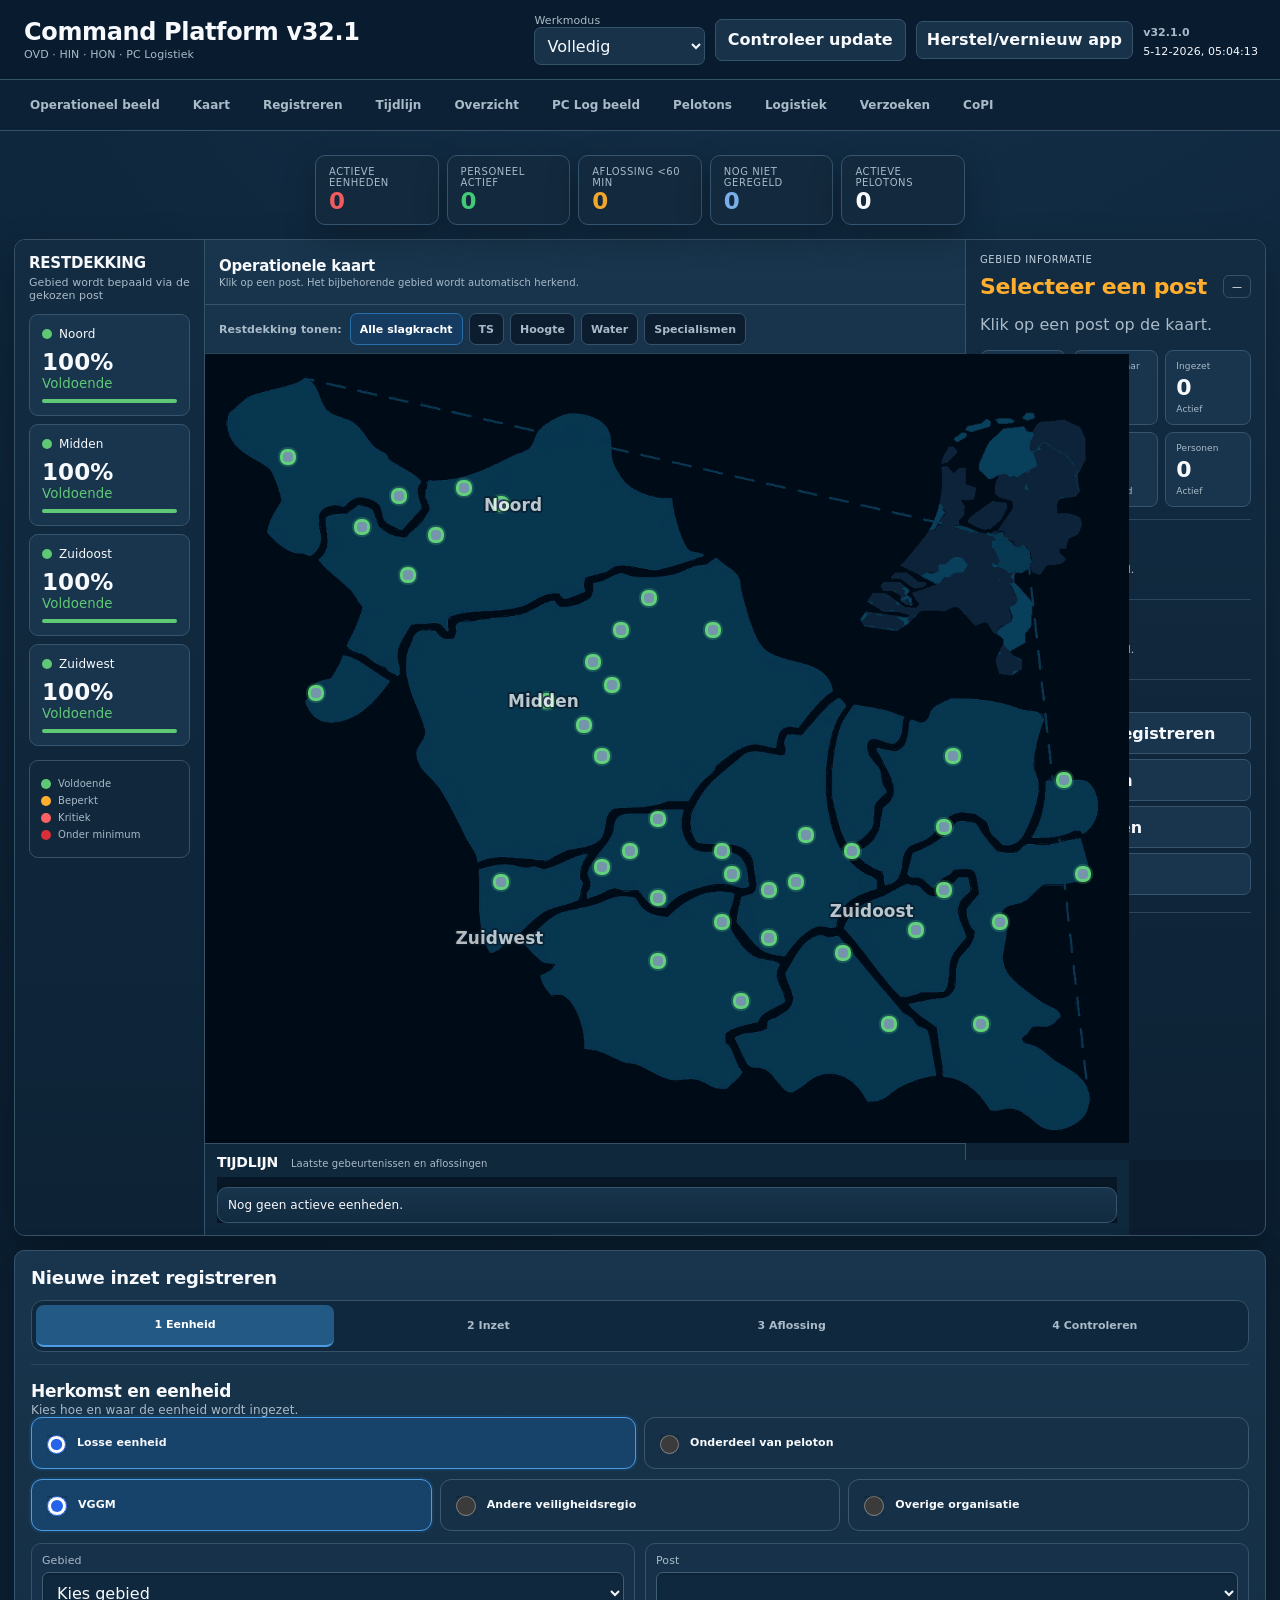
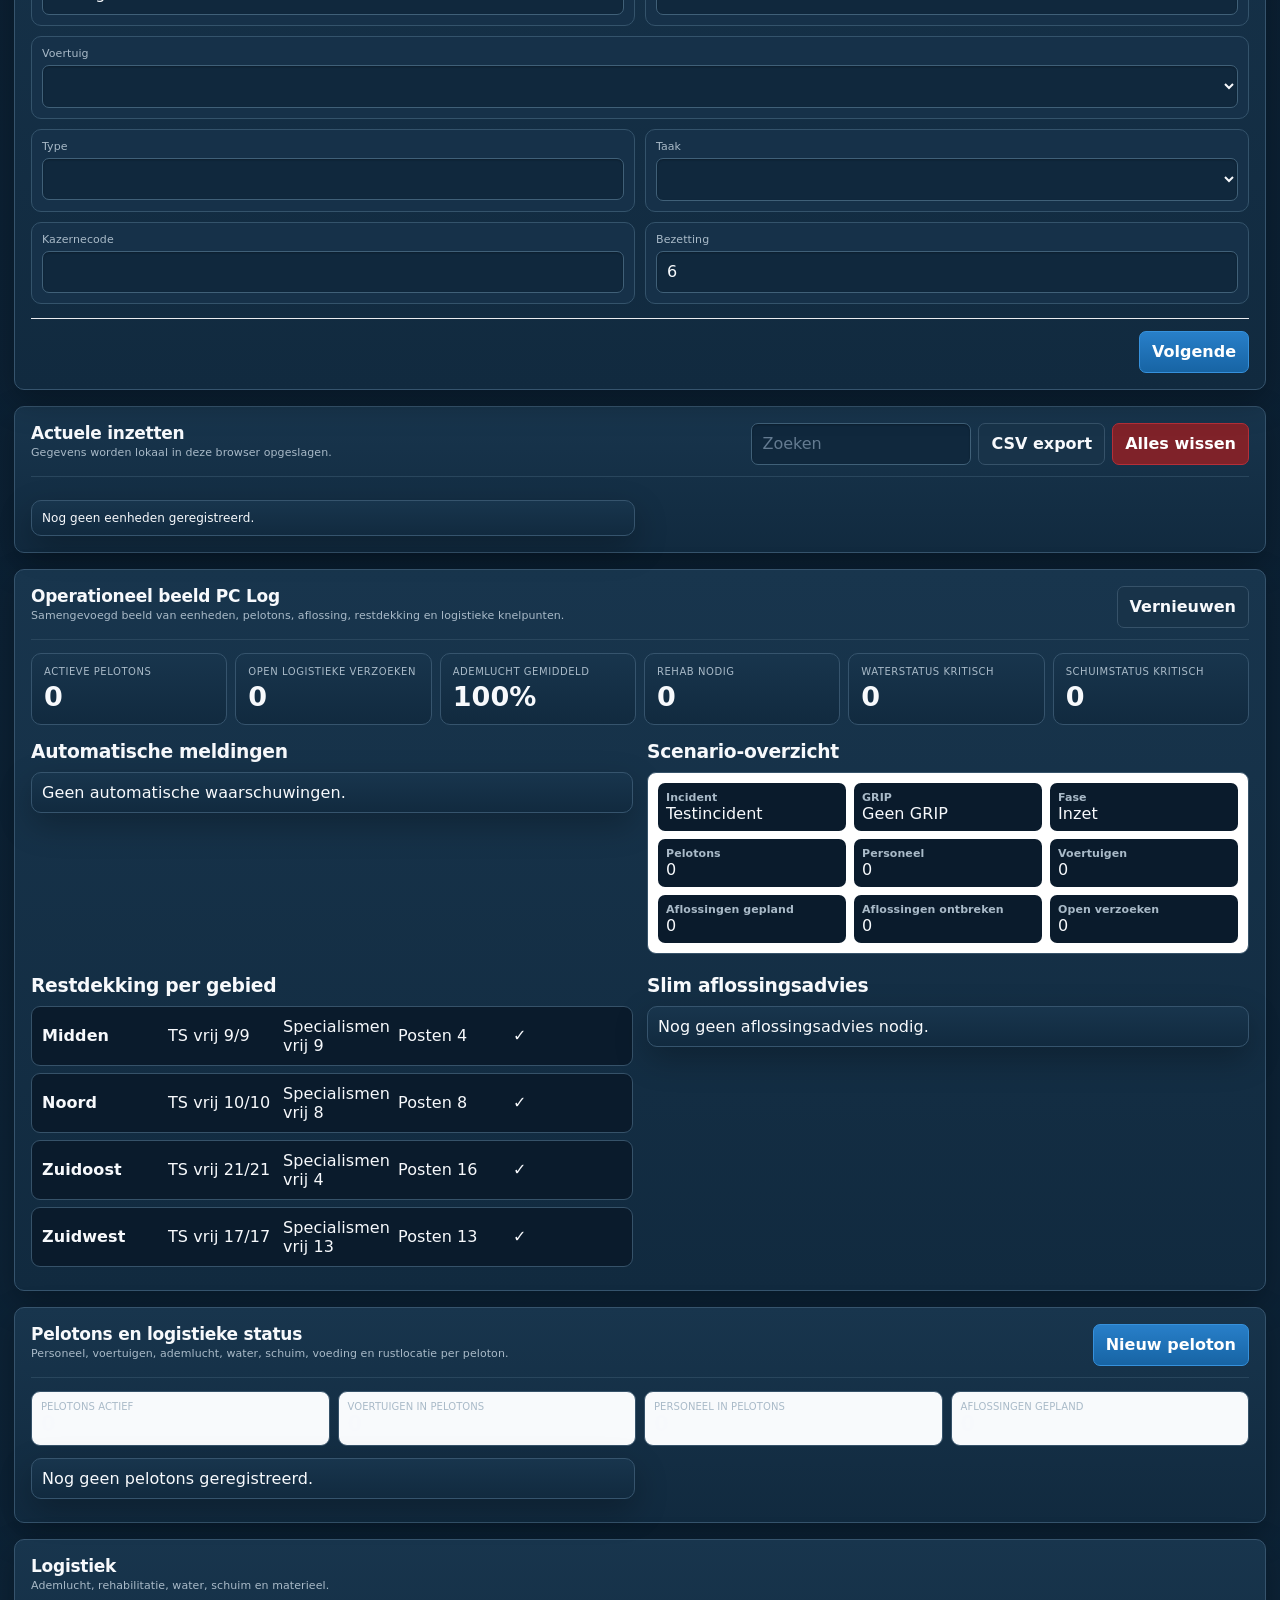
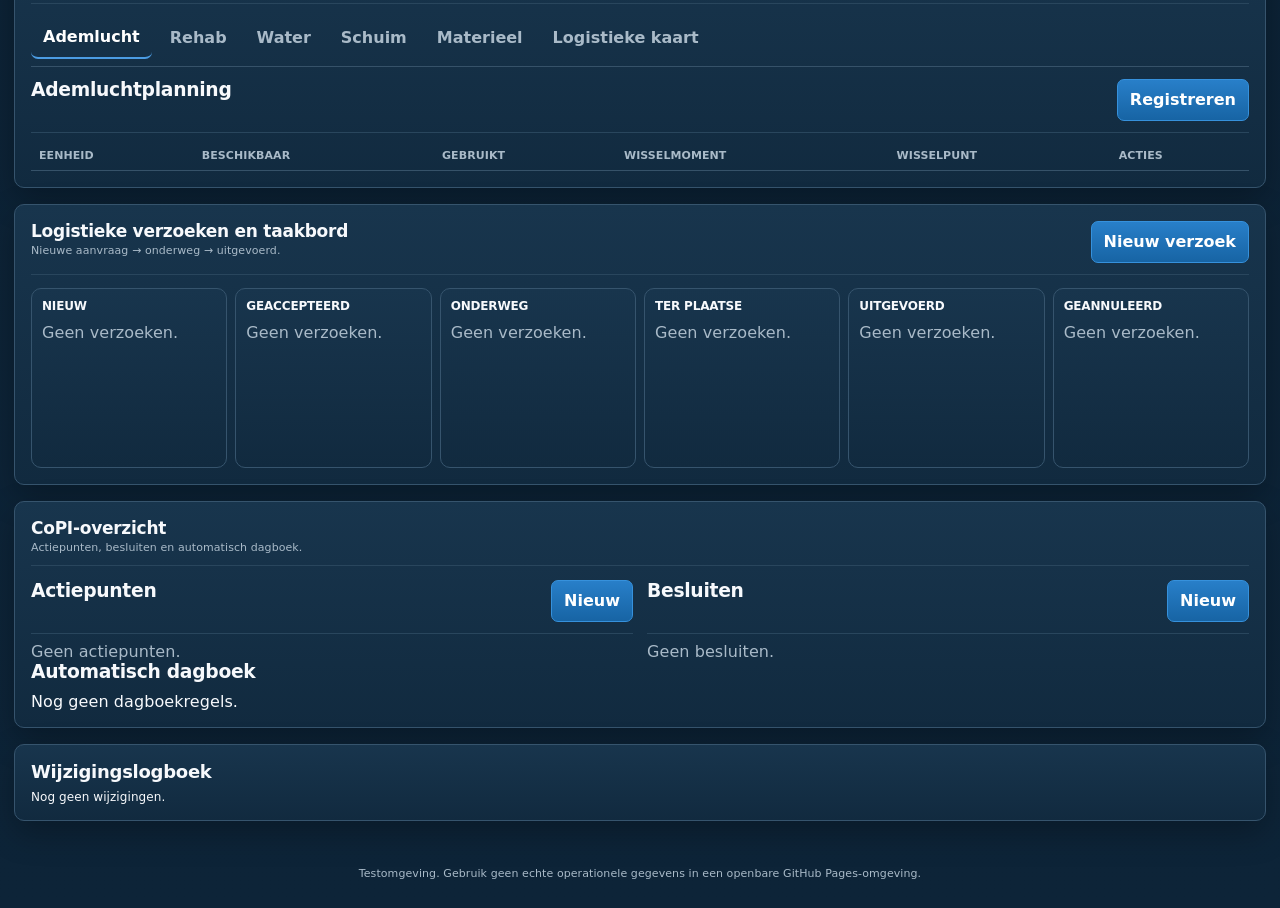
<file: index.html>
<!doctype html>
<html lang="nl">
<head>
<meta charset="utf-8">
<meta name="viewport" content="width=device-width,initial-scale=1,viewport-fit=cover">
<meta name="theme-color" content="#071423">
<title>Command Platform v32.1</title>
<link rel="stylesheet" href="styles.css?v=32.1.0">
<link rel="manifest" href="manifest.webmanifest?v=32.1.0">
<link rel="icon" href="icon-192.png">
<link rel="apple-touch-icon" href="icon-192.png">
<script src="data.js?v=32.1.0" defer></script>
<script src="app.js?v=32.1.0" defer></script>
<script src="pc-log.js?v=32.1.0" defer></script>
</head>
<body class="professional-ui">
<header class="app-header">
  <div><h1>Command Platform v32.1</h1><p>OVD · HIN · HON · PC Logistiek</p></div>
  <div class="header-tools">
      <label>Werkmodus
        <select id="roleMode">
          <option value="ALL">Volledig</option>
          <option value="OVD">OVD</option>
          <option value="PCLOG">PC Log</option>
          <option value="HIN">HIN</option>
          <option value="HON">HON</option>
          <option value="COPI">CoPI</option>
        </select>
      </label>
      <button id="checkUpdate" class="secondary">Controleer update</button>
<a class="secondary recovery-link" href="reset-cache.html">Herstel/vernieuw app</a>
      <div><strong id="versionLabel">v32.1</strong><br><span id="clock"></span></div>
    </div>
</header>

<nav class="quicknav app-nav">
  <button data-target="operationalDashboard">Operationeel beeld</button>
  <button data-target="map">Kaart</button>
  <button data-target="register">Registreren</button>
  <button data-target="timeline">Tijdlijn</button>
  <button data-target="overview">Overzicht</button>
  <button data-target="operationalPicture">PC Log beeld</button>
  <button data-target="platoons">Pelotons</button>
  <button data-target="logistics">Logistiek</button>
  <button data-target="requests">Verzoeken</button>
  <button data-target="copi">CoPI</button>
</nav>

<main class="app-main">
<section id="dashboard" class="stats">
  <div class="stat"><span>Actieve eenheden</span><strong id="statActive">0</strong></div>
  <div class="stat"><span>Personeel actief</span><strong id="statStaff">0</strong></div>
  <div class="stat"><span>Aflossing &lt;60 min</span><strong id="statRelief60">0</strong></div>
  <div class="stat"><span>Nog niet geregeld</span><strong id="statUnplanned">0</strong></div>
<div class="stat"><span>Actieve pelotons</span><strong id="statPlatoons">0</strong></div>
</section>


<section id="operationalDashboard" class="operational-shell">
  <aside class="coverage-rail">
    <div class="rail-heading">
      <h2>Restdekking</h2>
      <p>Gebied wordt bepaald via de gekozen post</p>
    </div>
    <div class="coverage-rail-card" data-rail-area="Noord">
      <span class="rail-name"><i></i>Noord</span><strong id="railPctNoord">100%</strong>
      <small id="railStatusNoord">Voldoende</small><b><em id="railBarNoord"></em></b>
    </div>
    <div class="coverage-rail-card" data-rail-area="Midden">
      <span class="rail-name"><i></i>Midden</span><strong id="railPctMidden">100%</strong>
      <small id="railStatusMidden">Voldoende</small><b><em id="railBarMidden"></em></b>
    </div>
    <div class="coverage-rail-card" data-rail-area="Zuidoost">
      <span class="rail-name"><i></i>Zuidoost</span><strong id="railPctZuidoost">100%</strong>
      <small id="railStatusZuidoost">Voldoende</small><b><em id="railBarZuidoost"></em></b>
    </div>
    <div class="coverage-rail-card" data-rail-area="Zuidwest">
      <span class="rail-name"><i></i>Zuidwest</span><strong id="railPctZuidwest">100%</strong>
      <small id="railStatusZuidwest">Voldoende</small><b><em id="railBarZuidwest"></em></b>
    </div>
    <div class="rail-legend">
      <span><i class="good"></i>Voldoende</span>
      <span><i class="limited"></i>Beperkt</span>
      <span><i class="critical"></i>Kritiek</span>
      <span><i class="flash"></i>Onder minimum</span>
    </div>
  </aside>

  <div class="operational-map-column">
    <section id="map" class="panel operational-map-panel">
  <div class="map-titlebar"><div><h2>Operationele kaart</h2><p>Klik op een post. Het bijbehorende gebied wordt automatisch herkend.</p></div><button id="clearMap" class="secondary">Wis selectie</button></div>
  <div class="coverage-toolbar">
    <span>Restdekking tonen:</span>
    <button class="coverage-filter active" data-coverage-filter="ALL">Alle slagkracht</button>
    <button class="coverage-filter" data-coverage-filter="TS">TS</button>
    <button class="coverage-filter" data-coverage-filter="HEIGHT">Hoogte</button>
    <button class="coverage-filter" data-coverage-filter="WATER">Water</button>
    <button class="coverage-filter" data-coverage-filter="SPECIAL">Specialismen</button>
  </div>
  <div class="mapwrap coverage-map">
    <img src="map.png" alt="Kaart werkgebied">
    <svg id="coverageRegions" class="coverage-svg" viewBox="0 0 1365 1151" role="img" aria-label="Restdekking per gebied">
      <defs>
        <clipPath id="workAreaClip">
          <path d="M35,82 C82,42 133,37 156,31 C174,84 210,112 270,157 L325,183
                   C319,218 302,244 290,276 C300,316 281,344 251,365
                   L180,421 C156,444 145,478 164,514 C188,548 239,561 272,576
                   C311,607 337,659 361,708 C381,751 398,793 398,842
                   C411,875 445,890 471,902 C491,935 530,963 549,1007
                   C612,1027 675,1070 735,1059 C772,1081 799,1080 821,1060
                   C847,1092 875,1096 908,1065 C954,1046 989,1073 1015,1099
                   C1052,1084 1087,1063 1127,1085 C1162,1103 1192,1133 1226,1122
                   C1263,1113 1270,1080 1244,1050 C1217,1023 1194,997 1206,967
                   C1210,941 1197,915 1181,892 C1173,863 1189,841 1216,823
                   C1238,808 1250,784 1241,755 C1226,737 1223,708 1238,681
                   C1253,658 1268,634 1257,607 C1247,584 1224,577 1200,583
                   C1174,589 1150,577 1134,555 C1122,535 1101,520 1079,519
                   C1048,515 1018,530 994,548 C966,565 941,552 920,535
                   C897,520 874,510 850,516 C828,523 810,548 790,561
                   C761,577 725,572 704,549 C679,520 649,490 616,478
                   C584,466 554,468 525,484 C503,496 480,499 459,489
                   C430,476 410,449 390,420 C365,381 337,342 310,304
                   C288,272 300,232 322,196 C291,175 260,158 228,140
                   C187,116 168,84 156,31 Z"/>
        </clipPath>
      </defs>
      <g clip-path="url(#workAreaClip)">
        <path class="coverage-region" data-area="Noord"
          d="M20,10 H820 V350 C720,330 650,330 590,365 C510,410 455,405 385,385
             C300,360 220,345 135,320 L20,285 Z"/>
        <path class="coverage-region" data-area="Midden"
          d="M115,300 C240,335 330,370 415,392 C515,420 610,390 705,355
             C790,325 900,350 1000,410 L955,660 C870,690 815,705 725,690
             C610,670 510,660 405,685 C310,705 230,680 150,630 Z"/>
        <path class="coverage-region" data-area="Zuidwest"
          d="M95,600 C205,650 300,690 405,685 C485,685 540,715 590,785
             L520,1135 H40 Z"/>
        <path class="coverage-region" data-area="Zuidoost"
          d="M560,660 C650,680 735,700 835,675 C930,650 1030,620 1130,610
             L1325,1135 H500 L590,785 Z"/>
      </g>
      <g class="coverage-labels">
        <text x="455" y="225" data-label-area="Noord">Noord</text>
        <text x="500" y="515" data-label-area="Midden">Midden</text>
        <text x="330" y="865" data-label-area="Zuidwest">Zuidwest</text>
        <text x="860" y="825" data-label-area="Zuidoost">Zuidoost</text>
      </g>
    </svg>
    <div id="markers"></div>
  </div>
  <div class="coverage-legend">
    <span><i class="coverage-dot good"></i>Voldoende</span>
    <span><i class="coverage-dot limited"></i>Beperkt</span>
    <span><i class="coverage-dot critical"></i>Kritiek</span>
    <span><i class="coverage-dot flash"></i>Onder minimum</span>
  </div>
  
</section>
    <div class="operational-timeline">
      <div class="timeline-heading"><h2>Tijdlijn</h2><span>Laatste gebeurtenissen en aflossingen</span></div>
      <section id="timeline" class="panel">
  <div class="panelhead"><div><h2>Tijdlijn inzet en aflossing</h2><p>6 uur terug en 12 uur vooruit.</p></div></div>
  <div class="timelinewrap"><div id="timelineRows"></div></div>
</section>
    </div>
  </div>

  <aside class="detail-rail">
    <div class="detail-section">
      <span class="detail-kicker">Gebied informatie</span>
      <div class="detail-title-row"><h2 id="sideAreaTitle">Selecteer een post</h2><span id="sideAreaBadge" class="side-status">—</span></div>
      <p id="sideAreaSubtitle">Klik op een post op de kaart.</p>
      <div class="side-metrics">
        <div><span>Eenheden</span><strong id="sideTotal">0</strong><small>Totaal</small></div>
        <div><span>Beschikbaar</span><strong id="sideAvailable">0</strong><small>Vrij</small></div>
        <div><span>Ingezet</span><strong id="sideDeployed">0</strong><small>Actief</small></div>
        <div><span>Onderweg</span><strong id="sideEnroute">0</strong><small>Status</small></div>
        <div><span>Pelotons</span><strong id="sidePlatoons">0</strong><small>Gekoppeld</small></div>
        <div><span>Personen</span><strong id="sidePersonnel">0</strong><small>Actief</small></div>
      </div>
    </div>

    <div class="detail-section">
      <span class="detail-kicker">Beschikbare eenheden</span>
      <div id="sideAvailableUnits" class="side-unit-list"><p>Selecteer eerst een gebied.</p></div>
    </div>

    <div class="detail-section">
      <span class="detail-kicker">Ingezet en onderweg</span>
      <div id="sideDeployedUnits" class="side-unit-list"><p>Selecteer eerst een gebied.</p></div>
    </div>

    <div class="detail-section quick-actions">
      <span class="detail-kicker">Snelle acties</span>
      <button data-jump="register">Nieuwe inzet registreren</button>
      <button data-jump="overview">Eenheid zoeken</button>
      <button data-jump="platoons">Pelotons openen</button>
      <button data-jump="logistics">PC-Log openen</button>
    </div>
  </aside>
</section>

<div class="layout">
<div class="left">



</div>

<div class="right">
<section id="register" class="panel sticky">
  <h2>Nieuwe inzet registreren</h2>
  <div class="steps">
    <button class="step active" data-step="1">1 Eenheid</button>
    <button class="step" data-step="2">2 Inzet</button>
    <button class="step" data-step="3">3 Aflossing</button>
    <button class="step" data-step="4">4 Controleren</button>
  </div>

  <form id="unitForm">
    <div class="stepPane active" data-pane="1">
      <h3>Herkomst en eenheid</h3><p class="step-intro">Kies hoe en waar de eenheid wordt ingezet.</p>

      <div class="deployment-choice">
        <label><input type="radio" name="deploymentMode" value="LOOSE" checked> Losse eenheid</label>
        <label><input type="radio" name="deploymentMode" value="PLATOON"> Onderdeel van peloton</label>
      </div>

      <div id="deploymentPlatoonFields" class="grid hidden">
        <label>Pelotonnummer *
          <select id="deploymentPlatoonNumber">
            <option value="">Kies pelotonnummer</option>
          </select>
        </label>
        <label>Soort peloton *
          <select id="deploymentPlatoonType"></select>
        </label>
        <div id="deploymentPlatoonInfo" class="full listitem">
          Kies een nummer. Bestaat het peloton nog niet, dan wordt het bij registratie automatisch aangemaakt.
        </div>
      </div>

      <div class="sourcegrid">
        <label><input type="radio" name="source" value="VGGM" checked> VGGM</label>
        <label><input type="radio" name="source" value="VR"> Andere veiligheidsregio</label>
        <label><input type="radio" name="source" value="OTHER"> Overige organisatie</label>
      </div>

      <div id="vggmFields" class="grid">
        <label>Gebied<select id="area"></select></label>
        <label>Post<select id="post"></select></label>
        <label class="full">Voertuig<select id="vehicle"></select></label>
        <label>Type<input id="vehicleType" readonly></label>
        <label>Taak<select id="task"></select></label>
        <label>Kazernecode<input id="stationCode" readonly></label>
        <label>Bezetting<input id="crew" type="number" min="0" value="6"></label>
      </div>

      <div id="vrFields" class="grid hidden">
        <label>Veiligheidsregio<select id="vrCode"></select></label>
        <label>Post / standplaats<input id="vrPost"></label>
        <label>Roepnummer / eenheidsnaam<input id="vrCallsign"></label>
        <label>Omschrijving<input id="vrDescription"></label>
        <label>Type<input id="vrType" value="TS"></label>
        <label>Bezetting<input id="vrCrew" type="number" min="0" value="6"></label>
      </div>

      <div id="otherFields" class="grid hidden">
        <label>Organisatie<select id="otherOrg">
          <option value="">Kies organisatie</option><option>Defensie</option><option>Rijkswaterstaat</option><option>Politie</option><option>Ambulance/GHOR</option><option>USAR.NL</option><option>Waterschap</option><option>Gemeente</option><option>Netbeheerder</option><option>Rode Kruis</option><option>Overig</option>
        </select></label>
        <label>Standplaats / afdeling<input id="otherPost"></label>
        <label>Eenheidsnaam / nummer<input id="otherCallsign"></label>
        <label>Omschrijving<input id="otherDescription"></label>
        <label>Type<input id="otherType"></label>
        <label>Bezetting<input id="otherCrew" type="number" min="0" value="0"></label>
      </div>
      <div class="actions"><span></span><button type="button" class="primary next" data-next="2">Volgende</button></div>
    </div>

    <div class="stepPane" data-pane="2">
      <h3>Inzetgegevens</h3><p class="step-intro">Leg status, locatie, opdracht en contact vast.</p>
      <div class="grid">
        <label>Status<select id="status"><option>Ingezet</option><option>Onderweg</option><option>Aflossing gepland</option><option>Afgelost</option><option>Beschikbaar</option></select></label>
        <label>Start inzet<input id="startTime" type="datetime-local"></label>
        <label>Inzetvak / locatie<input id="sector"></label>
        <label>Bevelvoerder / contact<input id="commander"></label>
        <label class="full">Opdracht<input id="assignment"></label>
        <label class="full">Bijzonderheden<textarea id="notes"></textarea></label>
      </div>
      <div class="actions"><button type="button" class="secondary prev" data-prev="1">Terug</button><button type="button" class="primary next" data-next="3">Volgende</button></div>
    </div>

    <div class="stepPane" data-pane="3">
      <h3>Eerste aflossing</h3><p class="step-intro">Optioneel. Latere aflossingen kunnen altijd worden toegevoegd.</p>
      <label class="toggle"><input id="planRelief" type="checkbox"> Direct een aflossing plannen</label>
      <div id="reliefFields" class="grid hidden">
        <label>Herkomst<select id="reliefSource"><option value="VGGM">VGGM</option><option value="VR">Andere veiligheidsregio</option><option value="OTHER">Overige organisatie</option></select></label>
        <label>Post<select id="reliefPost"></select></label>
        <label class="full">Aflossende eenheid<select id="reliefVehicle"></select></label>
        <label>Extern roepnummer<input id="reliefExternal"></label>
        <label>Aflossingsmoment<input id="reliefTime" type="datetime-local"></label>
        <label>Soort<select id="reliefKind"><option>Bemanning</option><option>Voertuig en bemanning</option><option>Gedeeltelijke aflossing</option><option>Specialistische functie</option><option>Logistieke aflossing</option></select></label>
        <label>Aantal personen<input id="reliefCrew" type="number" min="0" value="6"></label>
      </div>
      <div class="actions"><button type="button" class="secondary prev" data-prev="2">Terug</button><button type="button" class="primary next" data-next="4">Controleren</button></div>
    </div>

    <div class="stepPane" data-pane="4">
      <h3>Controleren</h3><p class="step-intro">Controleer de gegevens voordat je registreert.</p>
      <div id="review" class="review"></div>
      <div class="actions"><button type="button" class="secondary prev" data-prev="3">Terug</button><button type="submit" class="primary">Eenheid registreren</button></div>
    </div>
  </form>
</section>
</div>
</div>

<section id="overview" data-roles="ALL OVD PCLOG HIN HON COPI" class="panel">
  <div class="panelhead"><div><h2>Actuele inzetten</h2><p>Gegevens worden lokaal in deze browser opgeslagen.</p></div><div class="toolbar"><input id="search" placeholder="Zoeken"><button id="exportCsv" class="secondary">CSV export</button><button id="clearAll" class="danger">Alles wissen</button></div></div>
  <div id="cards" class="cards"></div>
</section>


<section id="operationalPicture" data-roles="ALL OVD PCLOG HIN HON COPI" class="panel">
  <div class="panelhead">
    <div>
      <h2>Operationeel beeld PC Log</h2>
      <p>Samengevoegd beeld van eenheden, pelotons, aflossing, restdekking en logistieke knelpunten.</p>
    </div>
    <button id="refreshOperational" class="secondary">Vernieuwen</button>
  </div>
  <div class="opgrid">
    <div class="opcard"><span>Actieve pelotons</span><strong id="opPlatoons">0</strong></div>
    <div class="opcard"><span>Open logistieke verzoeken</span><strong id="opRequests">0</strong></div>
    <div class="opcard"><span>Ademlucht gemiddeld</span><strong id="opAir">100%</strong></div>
    <div class="opcard"><span>Rehab nodig</span><strong id="opRehab">0</strong></div>
    <div class="opcard"><span>Waterstatus kritisch</span><strong id="opWater">0</strong></div>
    <div class="opcard"><span>Schuimstatus kritisch</span><strong id="opFoam">0</strong></div>
  </div>
  <div class="twocol">
    <div>
      <h3>Automatische meldingen</h3>
      <div id="autoAlerts" class="alertlist"></div>
    </div>
    <div>
      <h3>Scenario-overzicht</h3>
      <div id="scenarioSummary" class="scenario-summary"></div>
    </div>
  </div>
  <div class="twocol">
    <div>
      <h3>Restdekking per gebied</h3>
      <div id="coverageByArea"></div>
    </div>
    <div>
      <h3>Slim aflossingsadvies</h3>
      <div id="reliefAdvice"></div>
    </div>
  </div>
</section>

<section id="platoons" data-roles="ALL PCLOG HIN HON" class="panel">
  <div class="panelhead">
    <div>
      <h2>Pelotons en logistieke status</h2>
      <p>Personeel, voertuigen, ademlucht, water, schuim, voeding en rustlocatie per peloton.</p>
    </div>
    <button id="newPlatoon" class="primary">Nieuw peloton</button>
  </div>
  <div class="platoon-summary">
      <div><span>Pelotons actief</span><strong id="platoonActiveCount">0</strong></div>
      <div><span>Voertuigen in pelotons</span><strong id="platoonVehicleCount">0</strong></div>
      <div><span>Personeel in pelotons</span><strong id="platoonPersonnelCount">0</strong></div>
      <div><span>Aflossingen gepland</span><strong id="platoonReliefCount">0</strong></div>
    </div>
    <div id="platoonCards" class="cards"></div>
</section>

<section id="logistics" data-roles="ALL PCLOG HON" class="panel">
  <div class="panelhead">
    <div>
      <h2>Logistiek</h2>
      <p>Ademlucht, rehabilitatie, water, schuim en materieel.</p>
    </div>
  </div>
  <div class="logtabs">
    <button class="logtab active" data-logtab="air">Ademlucht</button>
    <button class="logtab" data-logtab="rehab">Rehab</button>
    <button class="logtab" data-logtab="water">Water</button>
    <button class="logtab" data-logtab="foam">Schuim</button>
    <button class="logtab" data-logtab="equipment">Materieel</button>
    <button class="logtab" data-logtab="map">Logistieke kaart</button>
  </div>

  <div id="logpane-air" class="logpane active">
    <div class="panelhead compact"><h3>Ademluchtplanning</h3><button id="addAir" class="primary">Registreren</button></div>
    <div id="airTable"></div>
  </div>
  <div id="logpane-rehab" class="logpane">
    <div class="panelhead compact"><h3>Rehabilitatie</h3><button id="addRehab" class="primary">Registreren</button></div>
    <div id="rehabTable"></div>
  </div>
  <div id="logpane-water" class="logpane">
    <div class="panelhead compact"><h3>Waterlogistiek</h3><button id="addWater" class="primary">Registreren</button></div>
    <div id="waterTable"></div>
  </div>
  <div id="logpane-foam" class="logpane">
    <div class="panelhead compact"><h3>Schuimlogistiek</h3><button id="addFoam" class="primary">Registreren</button></div>
    <div id="foamTable"></div>
  </div>
  <div id="logpane-equipment" class="logpane">
    <div class="panelhead compact"><h3>Materieelstatus</h3><button id="addEquipment" class="primary">Materieel toevoegen</button></div>
    <div id="equipmentTable"></div>
  </div>
  <div id="logpane-map" class="logpane">
    <h3>Logistieke punten op kaart</h3>
    <div class="mapwrap logistics-map">
      <img src="map.png" alt="Kaart werkgebied">
      <div id="logisticsMarkers"></div>
    </div>
    <div class="legendline">
      <span><i class="logmarker water"></i>Water</span>
      <span><i class="logmarker foam"></i>Schuim</span>
      <span><i class="logmarker rehab"></i>Rehab</span>
      <span><i class="logmarker air"></i>Ademlucht</span>
      <span><i class="logmarker equipment"></i>Materieel</span>
    </div>
  </div>
</section>

<section id="requests" data-roles="ALL PCLOG HON" class="panel">
  <div class="panelhead">
    <div>
      <h2>Logistieke verzoeken en taakbord</h2>
      <p>Nieuwe aanvraag → onderweg → uitgevoerd.</p>
    </div>
    <button id="newRequest" class="primary">Nieuw verzoek</button>
  </div>
  <div id="kanban" class="kanban six">
    <div class="kancol"><h3>Nieuw</h3><div id="kan-new"></div></div>
    <div class="kancol"><h3>Geaccepteerd</h3><div id="kan-accepted"></div></div>
    <div class="kancol"><h3>Onderweg</h3><div id="kan-transit"></div></div>
    <div class="kancol"><h3>Ter plaatse</h3><div id="kan-arrived"></div></div>
    <div class="kancol"><h3>Uitgevoerd</h3><div id="kan-done"></div></div>
    <div class="kancol"><h3>Geannuleerd</h3><div id="kan-cancelled"></div></div>
  </div>
</section>

<section id="copi" data-roles="ALL COPI OVD HON HIN" class="panel">
  <div class="panelhead">
    <div>
      <h2>CoPI-overzicht</h2>
      <p>Actiepunten, besluiten en automatisch dagboek.</p>
    </div>
  </div>
  <div class="twocol">
    <div>
      <div class="panelhead compact"><h3>Actiepunten</h3><button id="newAction" class="primary">Nieuw</button></div>
      <div id="copiActions"></div>
    </div>
    <div>
      <div class="panelhead compact"><h3>Besluiten</h3><button id="newDecision" class="primary">Nieuw</button></div>
      <div id="copiDecisions"></div>
    </div>
  </div>
  <h3>Automatisch dagboek</h3>
  <div id="pcDiary" class="diary"></div>
</section>



<dialog id="platoonUnitDialog">
  <form method="dialog">
    <h3>Eenheden aan peloton koppelen</h3>
    <input type="hidden" id="puPlatoonId">
    <div class="listitem">
      Alleen bestaande eenheden worden gekoppeld. Een voertuig blijft één centrale registratie houden voor kaart, tijdlijn, status, bezetting en aflossingen.
    </div>
    <label>Zoeken
      <input id="puSearch" placeholder="Post, roepnummer, type of herkomst">
    </label>
    <div id="platoonAvailableUnits" class="assign-list"></div>
    <div class="actions">
      <button value="cancel" class="secondary">Sluiten</button>
    </div>
  </form>
</dialog>

<dialog id="pcLogDialog">
  <form method="dialog" id="pcLogForm">
    <h3 id="pcDialogTitle">Registreren</h3>
    <input type="hidden" id="pcDialogType">
    <div id="pcDialogFields" class="grid"></div>
    <div class="actions">
      <button value="cancel" class="secondary">Annuleren</button>
      <button type="button" id="savePcDialog" class="primary">Opslaan</button>
    </div>
  </form>
</dialog>

<section class="panel">
  <h2>Wijzigingslogboek</h2>
  <div id="log"></div>
</section>
</main>


<dialog id="coverageDialog" class="coverage-dialog">
  <form method="dialog">
    <div class="coverage-dialog-head">
      <div>
        <span id="coverageDialogStatus" class="coverage-status-badge">Restdekking</span>
        <h2 id="coverageDialogTitle">Gebied</h2>
        <p id="coverageDialogSubtitle"></p>
      </div>
      <button value="cancel" class="secondary">Sluiten</button>
    </div>
    <div id="coverageSummaryCards" class="coverage-summary-cards"></div>
    <div class="coverage-detail-grid">
      <section>
        <h3>Beschikbaar</h3>
        <div id="coverageAvailable" class="coverage-unit-list"></div>
      </section>
      <section>
        <h3>Ingezet of onderweg</h3>
        <div id="coverageDeployed" class="coverage-unit-list"></div>
      </section>
      <section>
        <h3>Pelotons met eenheden uit dit gebied</h3>
        <div id="coveragePlatoons" class="coverage-unit-list"></div>
      </section>
    </div>
  </form>
</dialog>

<dialog id="reliefDialog">
  <form method="dialog" id="reliefForm">
    <h3>Aflossingsketen</h3>
    <input type="hidden" id="reliefUnitId">
    <div id="reliefChain"></div>
    <div class="grid">
      <label>Herkomst<select id="chainSource"><option value="VGGM">VGGM</option><option value="VR">Andere veiligheidsregio</option><option value="OTHER">Overige organisatie</option></select></label>
      <label>Post<select id="chainPost"></select></label>
      <label class="full">Aflossende eenheid<select id="chainVehicle"></select></label>
      <label>Extern roepnummer<input id="chainExternal"></label>
      <label>Tijd<input id="chainTime" type="datetime-local"></label>
      <label>Soort<select id="chainKind"><option>Bemanning</option><option>Voertuig en bemanning</option><option>Gedeeltelijke aflossing</option><option>Specialistische functie</option><option>Logistieke aflossing</option></select></label>
      <label>Aantal personen<input id="chainCrew" type="number" min="0" value="6"></label>
    </div>
    <div class="actions"><button value="cancel" class="secondary">Sluiten</button><button type="button" id="addRelief" class="primary">Toevoegen</button></div>
  </form>
</dialog>

<footer>Testomgeving. Gebruik geen echte operationele gegevens in een openbare GitHub Pages-omgeving.</footer>
</body>
</html>
</file>
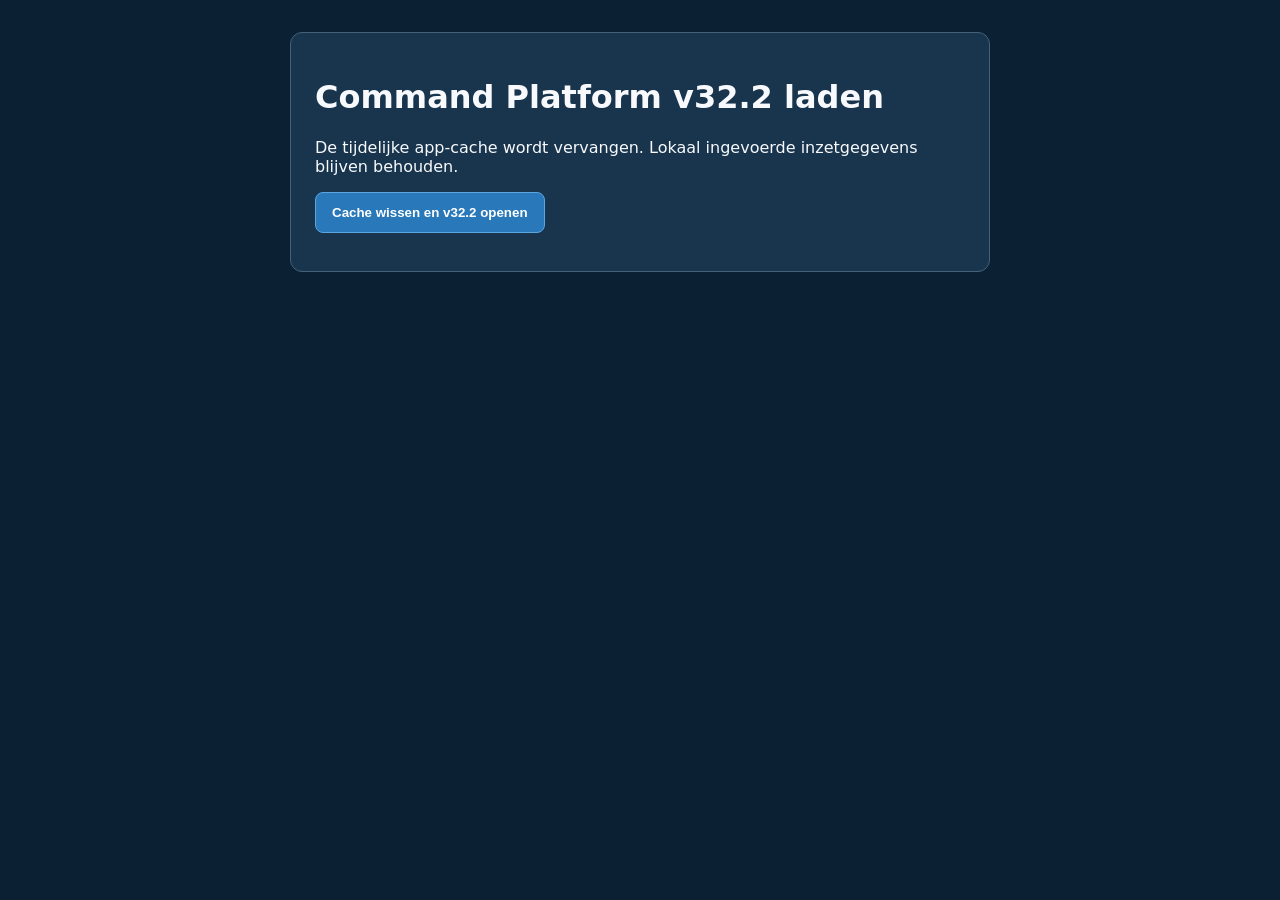
<file: reset-cache.html>
<!doctype html>
<html lang="nl">
<head>
<meta charset="utf-8">
<meta name="viewport" content="width=device-width,initial-scale=1">
<title>Command Platform v32.2 herstellen</title>
<style>
body{font-family:system-ui,sans-serif;background:#0c2033;color:#f7f9fc;padding:24px}
main{max-width:650px;margin:auto;background:#18354d;padding:24px;border:1px solid #42627a;border-radius:12px}
button{padding:12px 16px;border:1px solid #5da5df;border-radius:8px;background:#2878ba;color:white;font-weight:700}
#status{margin-top:14px;color:#c7d4df}
</style>
</head>
<body>
<main>
<h1>Command Platform v32.2 laden</h1>
<p>De tijdelijke app-cache wordt vervangen. Lokaal ingevoerde inzetgegevens blijven behouden.</p>
<button id="reset">Cache wissen en v32.2 openen</button>
<div id="status"></div>
</main>
<script>
document.getElementById('reset').onclick=async()=>{
  const status=document.getElementById('status');
  status.textContent='Bezig met vernieuwen…';
  try{
    if('serviceWorker' in navigator){
      const regs=await navigator.serviceWorker.getRegistrations();
      await Promise.all(regs.map(r=>r.unregister()));
    }
    if('caches' in window){
      const keys=await caches.keys();
      await Promise.all(keys.map(k=>caches.delete(k)));
    }
    if('serviceWorker' in navigator){
      await navigator.serviceWorker.register('./sw.js?v=32.2.0',{updateViaCache:'none'});
      await navigator.serviceWorker.ready;
    }
    status.textContent='v32.2 is gereed. De app wordt geopend.';
    setTimeout(()=>location.replace('./?v=32.2.0&t='+Date.now()),600);
  }catch(error){
    status.textContent='Vernieuwen is niet volledig gelukt. Sluit de browser en open de app opnieuw.';
  }
};
</script>
</body>
</html>
</file>
<file: styles.css>
:root{--bg:#f3f4f6;--card:#fff;--text:#17212b;--muted:#667085;--line:#d0d5dd;--brand:#b42318;--dark:#1f2937;--green:#16a34a;--blue:#175cd3;--orange:#f59e0b;--red:#dc2626;--purple:#7c3aed}
*{box-sizing:border-box}html{-webkit-text-size-adjust:100%}body{margin:0;background:var(--bg);color:var(--text);font-family:Arial,Helvetica,sans-serif;min-height:100vh}
header{background:var(--dark);color:#fff;padding:16px 22px;display:flex;justify-content:space-between;gap:14px;align-items:center}header h1{margin:0;font-size:22px}header p{margin:4px 0 0;color:#d1d5db;font-size:13px}
button,input,select,textarea{font:inherit}button{border:0;border-radius:8px;padding:10px 12px;font-weight:700;cursor:pointer;min-height:42px}input,select,textarea{width:100%;padding:10px;border:1px solid var(--line);border-radius:8px;background:#fff;min-height:42px;font-size:16px}textarea{min-height:80px}
.primary{background:var(--brand);color:#fff}.secondary{background:#e5e7eb;color:#344054}.danger{background:#fee2e2;color:#991b1b}
.quicknav{position:sticky;top:0;z-index:30;background:rgba(243,244,246,.96);padding:8px 12px;display:flex;gap:7px;overflow:auto;border-bottom:1px solid var(--line);backdrop-filter:blur(8px)}.quicknav button{background:#fff;border:1px solid var(--line);color:#344054;white-space:nowrap}
main{max-width:1600px;margin:auto;padding:16px}.stats{display:grid;grid-template-columns:repeat(4,1fr);gap:10px;margin-bottom:16px}.stat,.panel{background:#fff;border:1px solid var(--line);border-radius:12px;box-shadow:0 1px 3px rgba(16,24,40,.08)}.stat{padding:13px}.stat span{font-size:12px;color:var(--muted);display:block}.stat strong{font-size:27px}
.layout{display:grid;grid-template-columns:minmax(0,1.25fr) minmax(360px,.75fr);gap:16px;align-items:start}.left,.right{min-width:0}.panel{padding:15px;margin-bottom:16px}.panel h2{margin:0 0 8px;font-size:18px}.panel h3{margin:0 0 10px}.panel p{margin:0;color:var(--muted);font-size:12px}.panelhead{display:flex;justify-content:space-between;gap:12px;align-items:flex-start;margin-bottom:12px}.sticky{position:sticky;top:68px}
.mapwrap{position:relative;width:100%;aspect-ratio:1358/1159;overflow:hidden;border:1px solid var(--line);border-radius:10px;background:#fff}.mapwrap img{position:absolute;inset:0;width:100%;height:100%;object-fit:contain}.marker{position:absolute;transform:translate(-50%,-50%);width:18px;height:18px;border-radius:50%;border:3px solid #fff;background:#98a2b3;box-shadow:0 1px 5px rgba(0,0,0,.35);padding:0;min-height:0}.marker.active{background:var(--green)}.marker.warn{background:var(--orange)}.marker.danger{background:var(--red)}.marker.selected{outline:4px solid #111827}.marker::after{content:attr(data-count);position:absolute;left:12px;top:-10px;background:#111827;color:#fff;border-radius:999px;padding:1px 5px;font-size:10px;display:none}.marker.hascount::after{display:block}.postinfo{margin-top:10px;border:1px solid var(--line);border-radius:9px;padding:10px;font-size:12px}.postinfo strong{font-size:14px}.chips{display:flex;flex-wrap:wrap;gap:5px;margin-top:6px}.chip{background:#eef2f6;border:1px solid #d0d5dd;border-radius:999px;padding:4px 7px;font-size:10px}
.steps{display:grid;grid-template-columns:repeat(4,1fr);border:1px solid var(--line);border-radius:9px;overflow:hidden;margin-bottom:12px}.step{border-radius:0;background:#f9fafb;color:#667085;padding:9px 5px;font-size:11px}.step.active{background:var(--dark);color:#fff}.stepPane{display:none}.stepPane.active{display:block}.grid{display:grid;grid-template-columns:repeat(2,minmax(0,1fr));gap:10px}.grid label{font-size:12px;color:var(--muted)}.full{grid-column:1/-1}.hidden{display:none!important}.sourcegrid{display:grid;grid-template-columns:repeat(3,1fr);gap:7px;margin-bottom:12px}.sourcegrid label,.toggle{display:flex;gap:7px;align-items:center;padding:9px;border:1px solid var(--line);border-radius:9px;background:#f9fafb;font-size:12px}.sourcegrid input,.toggle input{width:20px;height:20px;min-height:20px}
.actions{display:flex;justify-content:space-between;gap:8px;margin-top:14px}.review{display:grid;grid-template-columns:repeat(2,1fr);gap:8px}.review div{border:1px solid var(--line);background:#f9fafb;border-radius:8px;padding:8px}.review strong{display:block;font-size:10px;text-transform:uppercase;color:var(--muted);margin-bottom:3px}
.timelinewrap{overflow-x:auto}.timeline{min-width:900px}.tlrow{display:grid;grid-template-columns:180px 1fr;border-bottom:1px solid #eef2f7}.tllabel{padding:8px;border-right:1px solid var(--line);font-size:12px}.tltrack{position:relative;height:46px;background:repeating-linear-gradient(to right,#e5e7eb 0,#e5e7eb 1px,transparent 1px,transparent calc(100%/18))}.bar{position:absolute;top:9px;height:28px;border-radius:7px;color:#fff;padding:6px 8px;font-size:10px;white-space:nowrap;overflow:hidden;background:var(--green)}.bar.relief{background:var(--purple)}.now{position:absolute;top:0;bottom:0;width:2px;background:#111827}
.toolbar{display:flex;gap:7px;flex-wrap:wrap}.toolbar input{width:220px}.cards{display:grid;grid-template-columns:repeat(2,minmax(0,1fr));gap:10px}.card{border:1px solid var(--line);border-radius:10px;padding:11px}.cardhead{display:flex;justify-content:space-between;gap:8px}.badge{display:inline-flex;padding:3px 7px;border-radius:999px;font-size:10px;font-weight:700}.vggm{background:#dcfce7;color:#166534}.vr{background:#dbeafe;color:#1d4ed8}.other{background:#e5e7eb;color:#374151}.status{background:#eef2f6;color:#344054}.cardgrid{display:grid;grid-template-columns:repeat(2,1fr);gap:6px;margin-top:9px;font-size:12px}.cardgrid strong{display:block;font-size:10px;color:var(--muted);text-transform:uppercase}.cardactions{display:flex;gap:6px;margin-top:10px}.cardactions button{flex:1;padding:7px}
dialog{border:0;border-radius:13px;max-width:680px;width:min(680px,calc(100% - 20px));padding:16px}dialog::backdrop{background:rgba(15,23,42,.55)}#reliefChain{margin-bottom:12px}.reliefitem{display:flex;justify-content:space-between;gap:8px;padding:7px;border-bottom:1px solid #eaecf0;font-size:12px}#log{max-height:250px;overflow:auto;font-size:12px}.logitem{padding:7px 0;border-bottom:1px solid #eaecf0}footer{text-align:center;color:var(--muted);font-size:11px;padding:8px 16px 28px}
@media(max-width:1100px){.layout{grid-template-columns:1fr}.right{order:-1}.sticky{position:static}.stats{grid-template-columns:repeat(2,1fr)}.cards{grid-template-columns:1fr}}
@media(max-width:700px){main{padding:8px}.panel{padding:11px}.grid,.review{grid-template-columns:1fr}.full{grid-column:auto}.sourcegrid{grid-template-columns:1fr}.cards{grid-template-columns:1fr}.panelhead{flex-direction:column}.toolbar{width:100%}.toolbar input{width:100%}.tlrow{grid-template-columns:125px 1fr}.steps{overflow:auto}.step{min-width:90px}.stats{gap:7px}.stat{padding:10px}.stat strong{font-size:22px}.cardgrid{grid-template-columns:1fr 1fr}.mapwrap{min-height:330px}}


/* PC Log modules */
.opgrid{display:grid;grid-template-columns:repeat(6,minmax(0,1fr));gap:10px;margin-bottom:16px}
.opcard{background:#f8fafc;border:1px solid var(--line);border-radius:10px;padding:12px}
.opcard span{display:block;font-size:11px;color:var(--muted)}
.opcard strong{font-size:24px;display:block;margin-top:4px}
.twocol{display:grid;grid-template-columns:1fr 1fr;gap:14px;margin-top:14px}
.alertlist{display:grid;gap:7px}
.alertitem{border-left:5px solid var(--warn);background:#fffbeb;padding:9px;border-radius:8px;font-size:12px}
.alertitem.danger{border-color:var(--danger);background:#fef2f2}
.alertitem.info{border-color:var(--blue);background:#eff6ff}
.scenario-summary,.coverage-row,.advice-card,.data-row,.listitem{border:1px solid var(--line);border-radius:9px;padding:10px;background:#fff;margin-bottom:7px}
.scenario-summary{display:grid;grid-template-columns:repeat(3,1fr);gap:8px}
.scenario-summary div{background:#f8fafc;border-radius:7px;padding:8px}
.scenario-summary strong{display:block;font-size:11px;color:var(--muted)}
.coverage-row{display:grid;grid-template-columns:120px repeat(4,1fr);align-items:center;gap:6px}
.coverage-row .critical{color:var(--danger);font-weight:700}
.advice-card strong{display:block}
.platoon-card{border:1px solid var(--line);border-radius:11px;padding:12px;background:#fff}
.platoon-grid{display:grid;grid-template-columns:repeat(4,1fr);gap:8px;margin-top:10px}
.metric{background:#f8fafc;border-radius:8px;padding:8px;font-size:12px}
.metric strong{display:block;font-size:11px;color:var(--muted)}
.progress{height:8px;background:#e5e7eb;border-radius:999px;overflow:hidden;margin-top:5px}
.progress span{display:block;height:100%;background:var(--ok)}
.progress.warn span{background:var(--warn)}.progress.danger span{background:var(--danger)}
.logtabs{display:flex;gap:6px;flex-wrap:wrap;margin-bottom:12px}
.logtab{background:#eef2f7;color:#344054}
.logtab.active{background:#1f2937;color:white}
.logpane{display:none}.logpane.active{display:block}
.panelhead.compact{margin-bottom:8px}
.data-table{width:100%;border-collapse:collapse}
.data-table th,.data-table td{padding:8px;border-bottom:1px solid #eaecf0;text-align:left;font-size:12px}
.data-table th{color:var(--muted);font-size:11px;text-transform:uppercase}
.kanban{display:grid;grid-template-columns:repeat(3,1fr);gap:12px}
.kancol{background:#f8fafc;border:1px solid var(--line);border-radius:10px;padding:10px;min-height:180px}
.kancard{background:#fff;border:1px solid var(--line);border-radius:9px;padding:9px;margin-bottom:8px;font-size:12px}
.kancard .moves{display:flex;gap:5px;margin-top:8px}
.kancard button{padding:5px 7px;min-height:30px;font-size:11px}
.diary{max-height:360px;overflow:auto}
.diaryitem{border-left:3px solid #94a3b8;padding:7px 10px;margin-bottom:5px;font-size:12px}
.logistics-map{max-width:800px}
.logistics-map #logisticsMarkers{position:absolute;inset:0}
.logmarker{width:12px;height:12px;border-radius:50%;display:inline-block;margin-right:4px}
.logmarker.water,.lm.water{background:#2563eb}.logmarker.foam,.lm.foam{background:#f59e0b}
.logmarker.rehab,.lm.rehab{background:#16a34a}.logmarker.air,.lm.air{background:#7c3aed}
.logmarker.equipment,.lm.equipment{background:#475569}
.lm{position:absolute;width:16px;height:16px;border:3px solid white;border-radius:50%;transform:translate(-50%,-50%);box-shadow:0 1px 4px #0005}
.legendline{display:flex;gap:12px;flex-wrap:wrap;font-size:12px;margin-top:8px}
.pc-actions{display:flex;gap:5px;flex-wrap:wrap;margin-top:7px}
.pc-actions button{padding:5px 7px;min-height:30px;font-size:11px}
@media(max-width:1100px){
  .opgrid{grid-template-columns:repeat(3,1fr)}
  .twocol{grid-template-columns:1fr}
  .platoon-grid{grid-template-columns:repeat(2,1fr)}
}
@media(max-width:700px){
  .opgrid{grid-template-columns:repeat(2,1fr)}
  .kanban{grid-template-columns:1fr}
  .coverage-row{grid-template-columns:90px repeat(2,1fr)}
  .scenario-summary{grid-template-columns:repeat(2,1fr)}
  .data-table{display:block;overflow-x:auto}
}

/* v26 editable/live controls */
.header-tools{display:flex;align-items:end;gap:10px;flex-wrap:wrap}
.header-tools label{color:#d1d5db;min-width:150px}
.header-tools select{min-height:38px;padding:6px 8px}
.inline-controls{display:flex;gap:5px;align-items:center;flex-wrap:wrap;margin-top:6px}
.inline-controls button{min-height:30px;padding:4px 8px;font-size:11px}
.inline-controls select{min-height:32px;padding:4px 7px;font-size:11px;width:auto}
.value-stepper{display:inline-flex;align-items:center;gap:5px;margin-top:4px}
.value-stepper button{min-height:28px;padding:2px 8px}
.edit-button{background:#dbeafe;color:#1d4ed8}
.status-select{min-width:120px}
.kanban.six{grid-template-columns:repeat(6,minmax(180px,1fr));overflow-x:auto}
.history-note{font-size:10px;color:var(--muted);margin-top:4px}
.role-hidden{display:none!important}
@media(max-width:900px){
  .header-tools{width:100%;align-items:center}
  .header-tools label{flex:1}
  .kanban.six{grid-template-columns:repeat(6,190px)}
}

/* v27 pelotons, voertuigen en aflossingen */
.platoon-summary{display:grid;grid-template-columns:repeat(4,minmax(0,1fr));gap:8px;margin-bottom:12px}
.platoon-summary>div{background:#f8fafc;border:1px solid var(--line);border-radius:9px;padding:9px}
.platoon-summary span{display:block;font-size:10px;color:var(--muted);text-transform:uppercase}
.platoon-summary strong{font-size:21px}
.platoon-headerline{display:flex;gap:7px;align-items:center;flex-wrap:wrap}
.platoon-type-badge{display:inline-flex;padding:3px 7px;border-radius:999px;background:#e0e7ff;color:#3730a3;font-size:10px;font-weight:700}
.platoon-status-badge{display:inline-flex;padding:3px 7px;border-radius:999px;background:#dbeafe;color:#1d4ed8;font-size:10px;font-weight:700}
.composition-check{margin-top:8px;padding:7px 9px;border-radius:8px;background:#eff6ff;border:1px solid #bfdbfe;font-size:11px}
.composition-check.warn{background:#fffbeb;border-color:#fde68a;color:#92400e}
.platoon-vehicles{margin-top:12px;border-top:1px solid var(--line);padding-top:10px}
.platoon-vehicle-row{display:grid;grid-template-columns:minmax(180px,1.4fr) 90px 100px 120px auto;gap:8px;align-items:center;border:1px solid var(--line);border-radius:9px;padding:8px;margin-bottom:6px;background:#fff}
.platoon-vehicle-row .small{font-size:10px}
.platoon-vehicle-actions{display:flex;gap:4px;flex-wrap:wrap;justify-content:flex-end}
.platoon-vehicle-actions button{min-height:30px;padding:4px 7px;font-size:10px}
.relief-chain{display:flex;gap:6px;flex-wrap:wrap}
.relief-chip{padding:5px 7px;border-radius:999px;background:#ede9fe;color:#5b21b6;border:1px solid #c4b5fd;font-size:10px}
.full{grid-column:1/-1}
dialog .source-choice{margin-bottom:10px}
dialog .source-choice label{padding:8px}
@media(max-width:900px){
  .platoon-summary{grid-template-columns:repeat(2,1fr)}
  .platoon-vehicle-row{grid-template-columns:1fr 80px 90px}
  .platoon-vehicle-actions{grid-column:1/-1;justify-content:flex-start}
}
@media(max-width:600px){
  .platoon-vehicle-row{grid-template-columns:1fr 1fr}
  .platoon-vehicle-row>div:first-child{grid-column:1/-1}
}

/* v28 centrale eenheden en pelotongroepering */
.assign-list{display:grid;gap:7px;max-height:58vh;overflow:auto;margin-top:10px}
.assign-row{display:grid;grid-template-columns:28px minmax(0,1fr) auto;gap:8px;align-items:center;border:1px solid var(--line);border-radius:9px;padding:8px;background:#fff}
.assign-row input{width:20px;height:20px;min-height:20px}
.assign-row .meta{font-size:10px;color:var(--muted)}
.unit-platoon-badge{display:inline-flex;padding:3px 7px;border-radius:999px;background:#f3e8ff;color:#7e22ce;font-size:10px;font-weight:700;margin-left:5px}
.platoon-unit-row{display:grid;grid-template-columns:minmax(220px,1.5fr) 90px 110px 110px auto;gap:8px;align-items:center;border:1px solid var(--line);border-radius:9px;padding:8px;margin-bottom:6px;background:#fff}
.platoon-unit-row .actions{display:flex;gap:5px;flex-wrap:wrap;justify-content:flex-end}
.platoon-unit-row .actions button{min-height:30px;padding:4px 7px;font-size:10px}
.platoon-empty{padding:12px;border:1px dashed #94a3b8;border-radius:9px;background:#f8fafc;font-size:12px}
@media(max-width:900px){
  .platoon-unit-row{grid-template-columns:1fr 85px 100px}
  .platoon-unit-row .actions{grid-column:1/-1;justify-content:flex-start}
}
@media(max-width:600px){
  .platoon-unit-row{grid-template-columns:1fr 1fr}
  .platoon-unit-row>div:first-child{grid-column:1/-1}
}

/* v29 directe pelotonkeuze */
.deployment-choice{display:flex;gap:10px;flex-wrap:wrap;margin-bottom:10px}
.deployment-choice label{display:flex;align-items:center;gap:7px;padding:9px 11px;border:1px solid var(--line);border-radius:9px;background:#f8fafc}
.deployment-choice input{width:19px;height:19px;min-height:19px}

#deploymentPlatoonFields{margin:10px 0 14px;padding:10px;border:1px solid var(--line);border-radius:10px;background:#f8fafc}
#deploymentPlatoonInfo{margin:0}

.recovery-link{display:inline-flex;align-items:center;text-decoration:none;min-height:38px;padding:6px 10px;border-radius:8px}
.startup-error{position:sticky;top:0;z-index:9999;background:#fff7ed;border-bottom:2px solid #f97316;color:#9a3412;padding:10px 14px;font-size:13px}

/* v30 visuele formulierindeling */
#register{overflow:hidden}
#register>h2{display:flex;align-items:center;gap:8px;margin-bottom:12px}
.steps{background:#eef2f6;padding:5px;border-radius:12px;gap:5px}
.step{border-radius:8px!important;border:0!important;font-weight:700;transition:.2s ease}
.step.active{box-shadow:0 4px 14px #11182722}
.stepPane{border-radius:12px;padding:15px;background:#fff;border:1px solid #e5e7eb}
.stepPane[data-pane="1"]{border-top:5px solid #2563eb;background:linear-gradient(180deg,#eff6ff 0,#fff 105px)}
.stepPane[data-pane="2"]{border-top:5px solid #f97316;background:linear-gradient(180deg,#fff7ed 0,#fff 105px)}
.stepPane[data-pane="3"]{border-top:5px solid #7c3aed;background:linear-gradient(180deg,#f5f3ff 0,#fff 105px)}
.stepPane[data-pane="4"]{border-top:5px solid #16a34a;background:linear-gradient(180deg,#f0fdf4 0,#fff 105px)}
.stepPane h3{font-size:18px;margin-bottom:2px}
.step-intro{font-size:12px;color:var(--muted);margin:0 0 14px}
.grid label,#vggmFields label,#vrFields label,#otherFields label{
  background:#fff;border:1px solid #dbe1e8;border-radius:10px;padding:9px 10px;
  box-shadow:0 1px 2px #1018280a;transition:border-color .15s,box-shadow .15s,transform .15s
}
.grid label:focus-within,#vggmFields label:focus-within,#vrFields label:focus-within,#otherFields label:focus-within{
  border-color:#2563eb;box-shadow:0 0 0 3px #2563eb18;transform:translateY(-1px)
}
.grid label input,.grid label select,.grid label textarea,
#vggmFields input,#vggmFields select,#vrFields input,#vrFields select,#otherFields input,#otherFields select{
  margin-top:5px;border:1px solid #cfd6df;background:#f8fafc
}
select{background-image:linear-gradient(45deg,transparent 50%,#667085 50%),linear-gradient(135deg,#667085 50%,transparent 50%);
  background-position:calc(100% - 16px) 50%,calc(100% - 11px) 50%;background-size:5px 5px,5px 5px;background-repeat:no-repeat;padding-right:30px}
.sourcegrid,.deployment-choice{display:grid;grid-template-columns:repeat(3,minmax(0,1fr));gap:8px}
.deployment-choice{grid-template-columns:repeat(2,minmax(0,1fr))}
.sourcegrid label,.deployment-choice label{
  min-height:58px;border:1px solid #d0d5dd;border-radius:11px;background:#fff;padding:10px;
  display:flex;align-items:center;gap:8px;font-weight:700;cursor:pointer
}
.sourcegrid label:has(input:checked),.deployment-choice label:has(input:checked){
  border-color:#2563eb;background:#eff6ff;box-shadow:0 0 0 2px #2563eb18
}
.sourcegrid input,.deployment-choice input{accent-color:#2563eb}
#deploymentPlatoonFields{border-left:5px solid #7c3aed;background:#faf5ff}
#review{display:grid;grid-template-columns:repeat(2,minmax(0,1fr));gap:8px}
#review>div{background:#f8fafc;border:1px solid #e5e7eb;border-radius:9px;padding:9px}
#review strong{display:block;font-size:10px;text-transform:uppercase;color:#667085;margin-bottom:3px}
.actions{border-top:1px solid #eaecf0;padding-top:12px;margin-top:14px}
.actions .primary,.stepPane .primary{box-shadow:0 4px 10px #175cd326}

/* v30 interactieve restdekking */
.coverage-toolbar{display:flex;align-items:center;gap:6px;flex-wrap:wrap;margin-bottom:9px}
.coverage-toolbar>span{font-size:11px;font-weight:700;color:#475467;margin-right:2px}
.coverage-filter{min-height:32px;padding:5px 9px;font-size:11px;background:#f2f4f7;color:#344054;border:1px solid #d0d5dd}
.coverage-filter.active{background:#1d2939;color:#fff;border-color:#1d2939}
.coverage-map{isolation:isolate}
#coverageRegions{position:absolute;inset:0;z-index:2;pointer-events:none}
.coverage-region{position:absolute;border:2px solid #ffffffaa;background:rgba(34,197,94,.20);color:#fff;
  pointer-events:auto;cursor:pointer;transition:.2s ease;filter:drop-shadow(0 2px 3px #0003);overflow:visible}
.coverage-region:hover,.coverage-region:focus{z-index:5;filter:brightness(1.12) drop-shadow(0 4px 8px #0005);outline:3px solid #fff}
.coverage-region span{position:absolute;left:50%;top:50%;transform:translate(-50%,-50%);background:#111827d9;
  border:1px solid #ffffff99;border-radius:999px;padding:5px 9px;font-size:12px;font-weight:800;white-space:nowrap}
.coverage-region.north{left:18%;top:5%;width:63%;height:37%;clip-path:polygon(14% 0,87% 0,100% 43%,77% 100%,30% 88%,0 48%)}
.coverage-region.middle{left:18%;top:32%;width:62%;height:29%;clip-path:polygon(20% 0,81% 5%,100% 55%,73% 100%,24% 90%,0 42%)}
.coverage-region.southeast{left:47%;top:52%;width:43%;height:42%;clip-path:polygon(11% 0,78% 4%,100% 42%,75% 100%,20% 92%,0 39%)}
.coverage-region.southwest{left:8%;top:53%;width:50%;height:42%;clip-path:polygon(20% 0,89% 4%,100% 47%,71% 100%,9% 89%,0 36%)}
.coverage-region.status-good{background:rgba(34,197,94,.25);border-color:#16a34a}
.coverage-region.status-limited{background:rgba(245,158,11,.31);border-color:#d97706}
.coverage-region.status-critical{background:rgba(239,68,68,.34);border-color:#dc2626}
.coverage-region.status-flash{background:rgba(220,38,38,.40);border-color:#7f1d1d;animation:coveragePulse 1.25s infinite}
@keyframes coveragePulse{0%,100%{filter:brightness(1)}50%{filter:brightness(1.55) drop-shadow(0 0 10px #dc2626)}}
.coverage-legend{display:flex;gap:12px;flex-wrap:wrap;margin:8px 0;font-size:11px;color:#475467}
.coverage-dot{display:inline-block;width:11px;height:11px;border-radius:50%;margin-right:4px}
.coverage-dot.good{background:#22c55e}.coverage-dot.limited{background:#f59e0b}.coverage-dot.critical{background:#ef4444}
.coverage-dot.flash{background:#b91c1c;box-shadow:0 0 0 3px #fecaca}
.coverage-dialog{width:min(900px,95vw);max-height:90vh}
.coverage-dialog::backdrop{background:#10182899;backdrop-filter:blur(3px)}
.coverage-dialog-head{display:flex;justify-content:space-between;align-items:flex-start;gap:12px}
.coverage-dialog-head h2{margin:5px 0 1px}
.coverage-status-badge{display:inline-flex;padding:4px 8px;border-radius:999px;font-size:10px;font-weight:800}
.coverage-status-badge.good{background:#dcfce7;color:#166534}
.coverage-status-badge.limited{background:#fef3c7;color:#92400e}
.coverage-status-badge.critical,.coverage-status-badge.flash{background:#fee2e2;color:#991b1b}
.coverage-summary-cards{display:grid;grid-template-columns:repeat(4,1fr);gap:8px;margin:14px 0}
.coverage-summary-cards>div{background:#f8fafc;border:1px solid #e5e7eb;border-radius:10px;padding:10px}
.coverage-summary-cards span{display:block;font-size:10px;color:#667085;text-transform:uppercase}
.coverage-summary-cards strong{font-size:22px}
.coverage-detail-grid{display:grid;grid-template-columns:repeat(3,1fr);gap:12px}
.coverage-detail-grid section{background:#f8fafc;border-radius:11px;padding:10px;border:1px solid #e5e7eb}
.coverage-detail-grid h3{font-size:14px}
.coverage-unit-list{display:grid;gap:6px}
.coverage-unit-card{background:#fff;border:1px solid #e5e7eb;border-radius:8px;padding:8px;font-size:11px}
.coverage-unit-card strong{display:block;font-size:12px}
.coverage-unit-card button{margin-top:5px;min-height:29px;padding:4px 7px;font-size:10px}
@media(max-width:760px){
  .sourcegrid{grid-template-columns:1fr}
  .deployment-choice{grid-template-columns:1fr 1fr}
  .coverage-summary-cards{grid-template-columns:repeat(2,1fr)}
  .coverage-detail-grid{grid-template-columns:1fr}
  .coverage-region span{font-size:10px;padding:4px 7px}
  #review{grid-template-columns:1fr}
}

/* ==================================================================
   v31 Professional UI
   Visual redevelopment only: existing controls and workflows remain.
   ================================================================== */
:root{
  --bg:#071423;
  --bg-deep:#04101d;
  --surface:#0b1c2d;
  --surface-2:#102436;
  --surface-3:#142b40;
  --line:#263b4f;
  --line-soft:#1b3043;
  --text:#f4f7fb;
  --muted:#91a4b7;
  --subtle:#6f8498;
  --blue:#2784d7;
  --blue-deep:#145fa3;
  --green:#25a95a;
  --orange:#e99716;
  --red:#dc3e43;
  --purple:#7957cf;
  --shadow:0 12px 32px rgba(0,0,0,.26);
}

html{background:var(--bg-deep);color-scheme:dark}
body.professional-ui{
  margin:0;background:
    radial-gradient(circle at 75% 0,rgba(25,80,124,.18),transparent 34%),
    linear-gradient(180deg,var(--bg-deep),var(--bg));
  color:var(--text);font-family:Inter,Segoe UI,system-ui,-apple-system,sans-serif;
  letter-spacing:.005em
}
body.professional-ui *{box-sizing:border-box}
body.professional-ui h1,body.professional-ui h2,body.professional-ui h3,body.professional-ui h4{
  color:var(--text);letter-spacing:-.015em
}
body.professional-ui p,body.professional-ui .small{color:var(--muted)}

.app-header{
  position:sticky;top:0;z-index:100;
  display:flex;align-items:center;justify-content:space-between;gap:20px;
  padding:14px 22px;background:rgba(5,17,30,.94);
  border-bottom:1px solid var(--line);backdrop-filter:blur(14px)
}
.app-header h1{font-size:21px;margin:0}
.app-header p{font-size:11px;margin:2px 0 0}
.header-tools{align-items:center}
.header-tools label{background:transparent!important;border:0!important;padding:0!important}
.header-tools select,.header-tools button,.recovery-link{
  background:var(--surface-2)!important;color:var(--text)!important;border:1px solid var(--line)!important;
  box-shadow:none!important
}
#versionLabel{display:inline-block;color:var(--muted);font-size:11px}
#clock{font-size:11px;color:var(--text)}

.app-nav{
  position:sticky;top:73px;z-index:90;
  display:flex;gap:5px;padding:8px 16px;overflow-x:auto;
  background:rgba(7,20,35,.95);border-bottom:1px solid var(--line);
  scrollbar-width:none
}
.app-nav::-webkit-scrollbar{display:none}
.app-nav button{
  flex:0 0 auto;min-height:34px;padding:7px 13px;
  background:transparent;color:var(--muted);border:1px solid transparent;border-radius:7px;
  font-weight:650;font-size:12px
}
.app-nav button:hover,.app-nav button:focus{
  color:var(--text);background:var(--surface-2);border-color:var(--line)
}

.app-main{max-width:1840px;margin:auto;padding:16px}
.panel,.stat,.opcard,.platoon-card,.card,.kancol,.listitem,.postinfo{
  background:linear-gradient(180deg,rgba(16,36,54,.97),rgba(9,27,43,.97))!important;
  color:var(--text)!important;border:1px solid var(--line)!important;
  box-shadow:var(--shadow);border-radius:10px!important
}
.panel{padding:16px}
.panelhead{padding-bottom:11px;margin-bottom:13px;border-bottom:1px solid var(--line-soft)}
.panelhead h2{font-size:17px;margin:0}
.panelhead p{font-size:11px;margin:3px 0 0}
.panelhead.compact h3{margin:0}
.stats{gap:8px;margin-bottom:12px}
.stat{min-height:78px;padding:13px}
.stat span,.opcard span{color:var(--muted)!important;font-size:10px;text-transform:uppercase;letter-spacing:.055em}
.stat strong,.opcard strong{font-size:27px}
.stat:nth-child(1) strong{color:#f05b60}
.stat:nth-child(2) strong{color:#43c977}
.stat:nth-child(3) strong{color:#f1a72c}
.stat:nth-child(4) strong{color:#79aee8}

.layout{gap:12px}
.left,.right{gap:12px}
.sticky{top:126px}

button,.primary,.secondary,.danger{
  border-radius:7px!important;font-weight:650;transition:.15s ease;
  box-shadow:none!important
}
button:hover{filter:brightness(1.12);transform:translateY(-1px)}
.primary{background:linear-gradient(180deg,#287fc9,#1764a4)!important;color:#fff!important;border:1px solid #3691dc!important}
.secondary{background:var(--surface-2)!important;color:var(--text)!important;border:1px solid var(--line)!important}
.danger{background:#7f2229!important;color:#fff!important;border:1px solid #b52f38!important}

input,select,textarea{
  background:#091a2b!important;color:var(--text)!important;border:1px solid #294158!important;
  border-radius:7px!important;box-shadow:inset 0 1px 2px rgba(0,0,0,.25)!important
}
input::placeholder,textarea::placeholder{color:#647b91}
input:focus,select:focus,textarea:focus{
  outline:none!important;border-color:var(--blue)!important;box-shadow:0 0 0 3px rgba(39,132,215,.18)!important
}
select option{background:#0b1c2d;color:var(--text)}
label{color:var(--muted)!important;font-size:11px!important}
.grid label,#vggmFields label,#vrFields label,#otherFields label{
  background:rgba(12,29,45,.72)!important;border:1px solid var(--line-soft)!important;
  box-shadow:none!important;padding:10px!important
}
.grid label:focus-within,#vggmFields label:focus-within,#vrFields label:focus-within,#otherFields label:focus-within{
  transform:none!important;background:var(--surface-2)!important
}

.steps{background:#061526!important;border:1px solid var(--line);padding:4px}
.step{color:var(--muted)!important;background:transparent!important}
.step.active{color:#fff!important;background:#13365a!important;border-bottom:2px solid var(--blue)!important}
.stepPane{
  background:transparent!important;border:0!important;border-top:1px solid var(--line-soft)!important;
  border-radius:0!important;padding:16px 0 0!important
}
.stepPane[data-pane]{border-top-color:var(--line-soft)!important}
.stepPane h3{font-size:17px}
.step-intro{color:var(--muted)!important}
.sourcegrid label,.deployment-choice label{
  background:#0a1b2c!important;border-color:var(--line)!important;color:var(--text)!important;
  min-height:52px
}
.sourcegrid label:has(input:checked),.deployment-choice label:has(input:checked){
  background:#0c2a47!important;border-color:var(--blue)!important;box-shadow:0 0 0 2px rgba(39,132,215,.12)!important
}
#deploymentPlatoonFields{background:#101d32!important;border:1px solid #493b78!important;border-left:4px solid var(--purple)!important}
#review>div{background:#0a1b2c!important;border-color:var(--line)!important}
#review strong{color:var(--muted)!important}

.card,.platoon-card{padding:13px}
.cardhead{border-bottom:1px solid var(--line-soft);padding-bottom:9px;margin-bottom:10px}
.cardgrid>div,.metric{background:#0a1929!important;color:var(--text)!important;border:1px solid var(--line-soft)}
.metric strong,.cardgrid strong{color:var(--muted)!important}
.badge{border:1px solid transparent}
.badge.vggm{background:#103a27!important;color:#66dc91!important}
.badge.vr{background:#123c62!important;color:#72b5ef!important}
.badge.other{background:#3a2d14!important;color:#efba54!important}
.badge.status{background:#402025!important;color:#f8787b!important}

.timelinewrap,.timeline,.tltrack{background:#081827!important}
.tlrow{border-bottom:1px solid var(--line-soft)}
.tllabel{color:var(--text)}
.tltrack{border:1px solid var(--line-soft)}
.bar{background:#1e72b8!important;color:#fff}
.bar.relief{background:#6949b4!important}
.now{background:#f15258!important}

.logtabs{border-bottom:1px solid var(--line);padding-bottom:7px}
.logtab{background:transparent!important;color:var(--muted)!important;border:0!important}
.logtab.active{color:#fff!important;border-bottom:2px solid var(--blue)!important}
.data-table th{color:var(--muted)!important;border-bottom-color:var(--line)}
.data-table td{color:var(--text);border-bottom-color:var(--line-soft)}
.data-table tr:hover td{background:rgba(39,132,215,.06)}

.kanban{gap:8px}
.kancol{background:#081929!important;box-shadow:none}
.kancol h3{color:var(--muted);font-size:12px;text-transform:uppercase}
.kancard{background:#102437!important;border-color:var(--line)!important;color:var(--text)!important}

.progress{background:#1a2d3e}
.progress span{background:var(--green)}
.progress.warn span{background:var(--orange)}
.progress.danger span{background:var(--red)}

.alertitem{background:#372b13!important;color:#f7c45e!important;border-left-color:var(--orange)!important}
.alertitem.danger{background:#391a20!important;color:#ff8d91!important;border-left-color:var(--red)!important}
.alertitem.info{background:#112d49!important;color:#79b8ef!important;border-left-color:var(--blue)!important}

dialog{
  background:linear-gradient(180deg,#102438,#081827)!important;color:var(--text)!important;
  border:1px solid #345069!important;border-radius:12px!important;box-shadow:0 28px 80px rgba(0,0,0,.58)!important
}
dialog::backdrop{background:rgba(1,8,15,.78)!important;backdrop-filter:blur(3px)}
dialog h2,dialog h3,dialog h4{color:var(--text)}

.mapwrap{
  background:#061421!important;border:1px solid var(--line)!important;border-radius:9px!important;
  box-shadow:inset 0 0 40px rgba(0,0,0,.3)
}
.mapwrap img{display:block;filter:saturate(.82) contrast(1.08)}
#markers{z-index:4}
.marker{border-color:#e7f1fa!important;background:#7695ad!important;box-shadow:0 0 0 3px rgba(4,16,29,.7)!important}
.marker.active{background:var(--green)!important}
.marker.warn{background:var(--orange)!important}
.marker.danger{background:var(--red)!important}

.coverage-toolbar{border-bottom:1px solid var(--line-soft);padding-bottom:9px}
.coverage-toolbar>span{color:var(--muted)}
.coverage-filter{background:#0b1d2e!important;color:var(--muted)!important;border-color:var(--line)!important}
.coverage-filter.active{background:#153b60!important;color:#fff!important;border-color:#286ea8!important}
.coverage-svg{position:absolute;inset:0;width:100%;height:100%;z-index:2;pointer-events:none}
.coverage-svg .coverage-region{
  pointer-events:auto;cursor:pointer;stroke:#e7eef5;stroke-width:5;vector-effect:non-scaling-stroke;
  fill:#26934a;fill-opacity:.76;transition:fill .25s ease,filter .2s ease
}
.coverage-svg .coverage-region:hover{filter:brightness(1.18);stroke:#fff}
.coverage-svg .coverage-region.status-good{fill:#24944a}
.coverage-svg .coverage-region.status-limited{fill:#d98a13}
.coverage-svg .coverage-region.status-critical{fill:#c82f37}
.coverage-svg .coverage-region.status-flash{fill:#b9212c;animation:svgCoveragePulse 1.3s infinite}
@keyframes svgCoveragePulse{50%{fill:#e7434b;filter:drop-shadow(0 0 10px #dc2626)}}
.coverage-labels text{
  fill:#fff;font-size:31px;font-weight:800;text-anchor:middle;paint-order:stroke;
  stroke:#061421;stroke-width:7;stroke-linejoin:round;pointer-events:none
}
.coverage-legend{color:var(--muted)}
.coverage-dialog-head{border-bottom:1px solid var(--line);padding-bottom:10px}
.coverage-summary-cards>div,.coverage-detail-grid section,.coverage-unit-card{
  background:#0a1b2c!important;border-color:var(--line)!important;color:var(--text)!important
}
.coverage-detail-grid section{box-shadow:none}
.coverage-status-badge.good{background:#123b26!important;color:#58d185!important}
.coverage-status-badge.limited{background:#3c2c11!important;color:#f1b345!important}
.coverage-status-badge.critical,.coverage-status-badge.flash{background:#401c22!important;color:#ff7c80!important}

.opgrid{gap:8px}
.opcard{box-shadow:none!important}
.scenario-summary div,.coverage-row,.advice-card,.data-row{
  background:#0a1b2c!important;border-color:var(--line)!important;color:var(--text)!important
}
.coverage-row .critical{color:#ff7478!important}

.diaryitem,.logitem{border-left-color:#3c698e;color:var(--text)}
.relief-chip{background:#251d43!important;color:#bd9efa!important;border-color:#513e85!important}
.unit-platoon-badge,.platoon-type-badge{background:#251d43!important;color:#bd9efa!important}
.platoon-status-badge{background:#113757!important;color:#71b7f0!important}

.startup-error{background:#3a2911!important;color:#ffc45b!important;border-color:var(--orange)!important}
::-webkit-scrollbar{width:9px;height:9px}
::-webkit-scrollbar-track{background:#071423}
::-webkit-scrollbar-thumb{background:#2a4155;border-radius:999px}
::-webkit-scrollbar-thumb:hover{background:#3c5870}

@media(max-width:1000px){
  .app-header{position:relative;top:auto}
  .app-nav{top:0}
  .sticky{top:54px}
}
@media(max-width:700px){
  .app-main{padding:9px}
  .panel{padding:12px}
  .app-header{padding:12px}
  .header-tools{gap:6px}
  .coverage-labels text{font-size:25px}
}

/* ==================================================================
   V32 Operational Dashboard
   Lighter command-centre styling, same application functionality.
   ================================================================== */
:root{
  --bg:#0c2033;
  --bg-deep:#081827;
  --surface:#132a3e;
  --surface-2:#183349;
  --surface-3:#1e3d55;
  --line:#365269;
  --line-soft:#29465d;
  --text:#f7f9fc;
  --muted:#a9bac8;
  --subtle:#8197aa;
  --blue:#4b9ce3;
  --blue-deep:#2878ba;
  --green:#5fc875;
  --orange:#ffae2d;
  --red:#ff6165;
  --purple:#9a7de0;
}
body.professional-ui{
  background:
    radial-gradient(circle at 65% -10%,rgba(64,137,195,.20),transparent 38%),
    linear-gradient(180deg,#0a1d2f,#0d2438);
}
.app-header{background:rgba(10,29,47,.96);padding-left:24px}
.app-header h1{font-size:24px}
.app-nav{background:rgba(13,34,53,.97)}
.app-main{max-width:none;padding:12px 14px 22px}
#dashboard{
  display:grid;grid-template-columns:repeat(5,minmax(110px,1fr));max-width:720px;
  margin:-72px auto 12px;position:relative;z-index:110
}
#dashboard .stat{min-height:66px;padding:10px 13px;background:rgba(19,42,62,.95)!important}
#dashboard .stat strong{font-size:23px}

.operational-shell{
  display:grid;grid-template-columns:220px minmax(520px,1fr) 340px;
  min-height:760px;border:1px solid var(--line);border-radius:11px;overflow:hidden;
  background:#0b1d2e;box-shadow:0 18px 42px rgba(0,0,0,.28);margin-bottom:14px
}
.coverage-rail,.detail-rail{
  background:linear-gradient(180deg,#132c42,#0d2235);padding:14px;
  border-right:1px solid var(--line);min-width:0
}
.detail-rail{border-right:0;border-left:1px solid var(--line);overflow:auto;max-height:920px}
.rail-heading h2{font-size:15px;text-transform:uppercase;margin:0}
.rail-heading p{font-size:11px;margin:4px 0 12px}
.coverage-rail-card{
  display:block;width:100%;text-align:left;padding:12px;margin-bottom:8px;
  background:#18354d!important;border:1px solid #35546d!important;color:var(--text)!important;
  border-radius:9px!important
}
.coverage-rail-card.selected{border-color:#8fc6f2!important;box-shadow:0 0 0 2px rgba(75,156,227,.17)!important}
.coverage-rail-card .rail-name{display:flex;align-items:center;gap:7px;font-size:12px}
.coverage-rail-card .rail-name i,.rail-legend i{width:10px;height:10px;border-radius:50%;background:var(--green)}
.coverage-rail-card strong{display:block;font-size:23px;margin-top:8px}
.coverage-rail-card small{display:block;margin:1px 0 8px;color:var(--green)}
.coverage-rail-card b{display:block;height:4px;background:#29445b;border-radius:999px;overflow:hidden}
.coverage-rail-card b em{display:block;height:100%;width:100%;background:var(--green)}
.coverage-rail-card.limited .rail-name i,.coverage-rail-card.limited b em,.rail-legend i.limited{background:var(--orange)}
.coverage-rail-card.limited small{color:var(--orange)}
.coverage-rail-card.critical .rail-name i,.coverage-rail-card.critical b em,.rail-legend i.critical{background:var(--red)}
.coverage-rail-card.critical small{color:var(--red)}
.coverage-rail-card.flash .rail-name i,.coverage-rail-card.flash b em,.rail-legend i.flash{background:#d92f39}
.coverage-rail-card.flash small{color:#ff8588}
.rail-legend{margin-top:14px;padding:11px;background:#11283c;border:1px solid var(--line);border-radius:9px}
.rail-legend span{display:flex;align-items:center;gap:7px;font-size:10px;color:var(--muted);margin:6px 0}
.rail-legend i.good{background:var(--green)}

.operational-map-column{display:grid;grid-template-rows:minmax(570px,1fr) auto;min-width:0;background:#091a2a}
.operational-map-panel{
  margin:0!important;border:0!important;border-radius:0!important;box-shadow:none!important;
  background:#091a2a!important;padding:0!important
}
.map-titlebar{display:flex;justify-content:space-between;align-items:center;padding:11px 14px;border-bottom:1px solid var(--line)}
.map-titlebar h2{margin:0;font-size:15px}
.map-titlebar p{margin:2px 0 0;font-size:10px}
.operational-map-panel .coverage-toolbar{padding:8px 14px;margin:0}
.operational-map-panel .coverage-map{border:0!important;border-radius:0!important;min-height:545px}
.operational-map-panel .coverage-legend{display:none}
.coverage-svg .coverage-region{fill:#4a9a64;fill-opacity:0;stroke:#8198aa;stroke-width:2}
.coverage-svg .coverage-region:hover,.coverage-svg .coverage-region.selected{
  fill-opacity:.18;stroke:#fff;stroke-width:3;filter:none
}
.coverage-svg .coverage-region.status-good{fill:#5fc875}
.coverage-svg .coverage-region.status-limited{fill:#ffae2d}
.coverage-svg .coverage-region.status-critical{fill:#ff6165}
.coverage-svg .coverage-region.status-flash{fill:#dc3640}
.coverage-labels text{font-size:25px;stroke:#0b1c2b;stroke-width:6}
#markers{z-index:5}
.marker{width:16px!important;height:16px!important;border:3px solid #dce8f2!important;background:#7595ac!important}
.marker.active{background:var(--red)!important}
.marker.warn{background:var(--orange)!important}
.marker.danger{background:#c92431!important}

.operational-timeline{border-top:1px solid var(--line);background:#10283c;padding:10px 12px 12px}
.timeline-heading{display:flex;align-items:baseline;gap:13px;margin-bottom:7px}
.timeline-heading h2{font-size:14px;margin:0;text-transform:uppercase}
.timeline-heading span{font-size:10px;color:var(--muted)}
.operational-timeline #timeline{
  padding:0!important;margin:0!important;background:transparent!important;border:0!important;box-shadow:none!important
}
.operational-timeline #timeline .panelhead{display:none}
.operational-timeline .timelinewrap{max-height:160px;overflow:auto}

.detail-section{padding:12px 0;border-bottom:1px solid var(--line-soft)}
.detail-section:first-child{padding-top:0}
.detail-kicker{display:block;font-size:10px;text-transform:uppercase;letter-spacing:.06em;color:#c2d0dc;margin-bottom:9px}
.detail-title-row{display:flex;align-items:center;justify-content:space-between;gap:9px}
.detail-title-row h2{font-size:22px;margin:0}
.detail-rail>div:first-child .detail-title-row h2{color:var(--orange)}
.side-status{font-size:10px;padding:5px 8px;border-radius:6px;border:1px solid var(--line)}
.side-status.good{color:var(--green);border-color:#438a57;background:#153a29}
.side-status.limited{color:var(--orange);border-color:#8d6724;background:#3b2d16}
.side-status.critical,.side-status.flash{color:var(--red);border-color:#914248;background:#401e25}
.side-metrics{display:grid;grid-template-columns:repeat(3,1fr);gap:7px;margin-top:12px}
.side-metrics>div{padding:10px;background:#18354d;border:1px solid #36546d;border-radius:8px}
.side-metrics span,.side-metrics small{display:block;font-size:9px;color:var(--muted)}
.side-metrics strong{display:block;font-size:22px;margin:4px 0}
.side-unit-list{display:grid;gap:6px}
.side-unit-list>p{font-size:11px;color:var(--muted)}
.side-unit-card{
  display:grid;grid-template-columns:80px 1fr;gap:3px 8px;width:100%;text-align:left;
  padding:9px;background:#18354d!important;border:1px solid #36546d!important;color:var(--text)!important
}
.side-unit-card strong{grid-row:1/3;font-size:12px}
.side-unit-card span{font-size:11px}
.side-unit-card small{font-size:9px;color:var(--muted)}
.side-unit-card.deployed{border-left:3px solid var(--red)!important}
.quick-actions button{
  width:100%;text-align:left;padding:10px;margin-bottom:5px;background:#18354d!important;
  border:1px solid #36546d!important;color:var(--text)!important
}

.layout{display:block}
.layout>.right{display:grid;grid-template-columns:repeat(2,minmax(0,1fr));gap:12px}
.layout>.right>.sticky{position:relative;top:auto}
#register{grid-column:1/-1}
#operationalPicture,#platoons,#logistics,#requests,#copi,#overview{min-width:0}

.panel,.stat,.opcard,.platoon-card,.card,.kancol,.listitem,.postinfo{
  background:linear-gradient(180deg,#18354d,#112a3f)!important;border-color:#36546d!important
}
input,select,textarea{background:#10283d!important;border-color:#406078!important}
.grid label,#vggmFields label,#vrFields label,#otherFields label{background:#163149!important;border-color:#34536b!important}
.sourcegrid label,.deployment-choice label{background:#153047!important;border-color:#3a5870!important}
.sourcegrid label:has(input:checked),.deployment-choice label:has(input:checked){background:#17436a!important}
.steps{background:#10283d!important}
.step.active{background:#235985!important}

@media(max-width:1350px){
  .operational-shell{grid-template-columns:190px minmax(480px,1fr) 300px}
  #dashboard{max-width:650px}
}
@media(max-width:1050px){
  #dashboard{margin:0 0 12px;max-width:none}
  .operational-shell{grid-template-columns:180px 1fr}
  .detail-rail{grid-column:1/-1;border-left:0;border-top:1px solid var(--line);display:grid;grid-template-columns:repeat(2,1fr);gap:0 18px;max-height:none}
  .layout>.right{grid-template-columns:1fr}
}
@media(max-width:760px){
  #dashboard{grid-template-columns:repeat(2,1fr)}
  #dashboard .stat:last-child{grid-column:1/-1}
  .operational-shell{display:block}
  .coverage-rail{display:grid;grid-template-columns:repeat(2,1fr);gap:7px;border-right:0;border-bottom:1px solid var(--line)}
  .rail-heading,.rail-legend{grid-column:1/-1}
  .coverage-rail-card{margin:0}
  .operational-map-column{display:block}
  .detail-rail{display:block}
  .operational-map-panel .coverage-map{min-height:390px}
}

/* v32.1: post selection is primary; area status appears as marker ring */
.coverage-svg .coverage-region{
  pointer-events:none!important;
  cursor:default!important;
  fill-opacity:0!important;
  stroke-width:1.5!important;
  stroke:#5d7488!important;
}
.coverage-svg .coverage-region:hover{fill-opacity:0!important;stroke:#5d7488!important}
.coverage-labels text{opacity:.72}
.coverage-rail-card{cursor:default!important}
.coverage-rail-card:hover{filter:none!important;transform:none!important}
.marker{
  border-width:3px!important;
  border-style:solid!important;
}
.marker.coverage-ring-good{border-color:#62d17b!important;box-shadow:0 0 0 2px rgba(98,209,123,.22)!important}
.marker.coverage-ring-limited{border-color:#ffb12e!important;box-shadow:0 0 0 3px rgba(255,177,46,.30)!important}
.marker.coverage-ring-critical{border-color:#ff6468!important;box-shadow:0 0 0 3px rgba(255,100,104,.34)!important}
.marker.coverage-ring-flash{
  border-color:#ff3842!important;
  box-shadow:0 0 0 4px rgba(255,56,66,.42)!important;
  animation:postCoveragePulse 1.25s infinite;
}
.marker.selected{
  outline:3px solid #fff!important;
  outline-offset:3px!important;
  z-index:20!important;
}
@keyframes postCoveragePulse{
  50%{box-shadow:0 0 0 7px rgba(255,56,66,.15),0 0 15px rgba(255,56,66,.65)}
}


/* ================================================================
   Command Platform v32.2 — gerichte UI-correcties
   ================================================================ */

/* Navigatie direct onder de titelbalk; KPI-dashboard daaronder. */
.app-nav{
  position:sticky!important;
  top:73px!important;
  z-index:120!important;
  order:0!important;
}
#dashboard{
  margin:12px auto 14px!important;
  position:relative!important;
  z-index:20!important;
}

/* Gekoppelde eenheden binnen pelotons altijd goed leesbaar. */
.platoon-unit-row{
  background:#18354d!important;
  border-color:#42627a!important;
  color:#f7f9fc!important;
}
.platoon-unit-row *,
.platoon-unit-row strong,
.platoon-unit-row span,
.platoon-unit-row small{
  color:#f7f9fc!important;
}
.platoon-unit-row .small,
.platoon-unit-row small{
  color:#b8c7d3!important;
}
.platoon-unit-row .unit-platoon-badge{
  background:#392b63!important;
  color:#d9c9ff!important;
  border:1px solid #6d58a2!important;
}
.platoon-unit-row .actions button{
  color:#f7f9fc!important;
}
.platoon-empty{
  background:#132c42!important;
  border-color:#42627a!important;
  color:#c7d4df!important;
}

/* Geen witte gebiedslijnen meer op de kaart. */
.coverage-svg .coverage-region,
.coverage-svg .coverage-region:hover,
.coverage-svg .coverage-region.selected{
  stroke:none!important;
  outline:none!important;
  filter:none!important;
  fill-opacity:0!important;
}

/* Gebiedslabels beter gepositioneerd. */
.coverage-labels text{
  stroke:#081827!important;
  stroke-width:5!important;
}
.coverage-labels [data-label-area="Zuidoost"]{
  transform:translateX(125px);
}
.coverage-labels [data-label-area="Zuidwest"]{
  transform:translateX(105px);
}

/* Alleen de postbolletjes en hun statusrand zijn leidend. */
.coverage-svg{
  pointer-events:none!important;
}
#markers{
  pointer-events:auto!important;
}
.marker{
  position:absolute!important;
}

/* Extra contrastcontrole voor kaarten, lijsten en velden. */
.assign-row,
.side-unit-card,
.coverage-unit-card,
.data-row,
.advice-card{
  background:#18354d!important;
  color:#f7f9fc!important;
  border-color:#42627a!important;
}
.assign-row strong,
.side-unit-card strong,
.coverage-unit-card strong{
  color:#ffffff!important;
}
.assign-row .meta,
.side-unit-card small,
.coverage-unit-card .small{
  color:#b8c7d3!important;
}

@media(max-width:1000px){
  .app-nav{top:0!important}
  #dashboard{margin:10px 0 12px!important}
}
</file>
